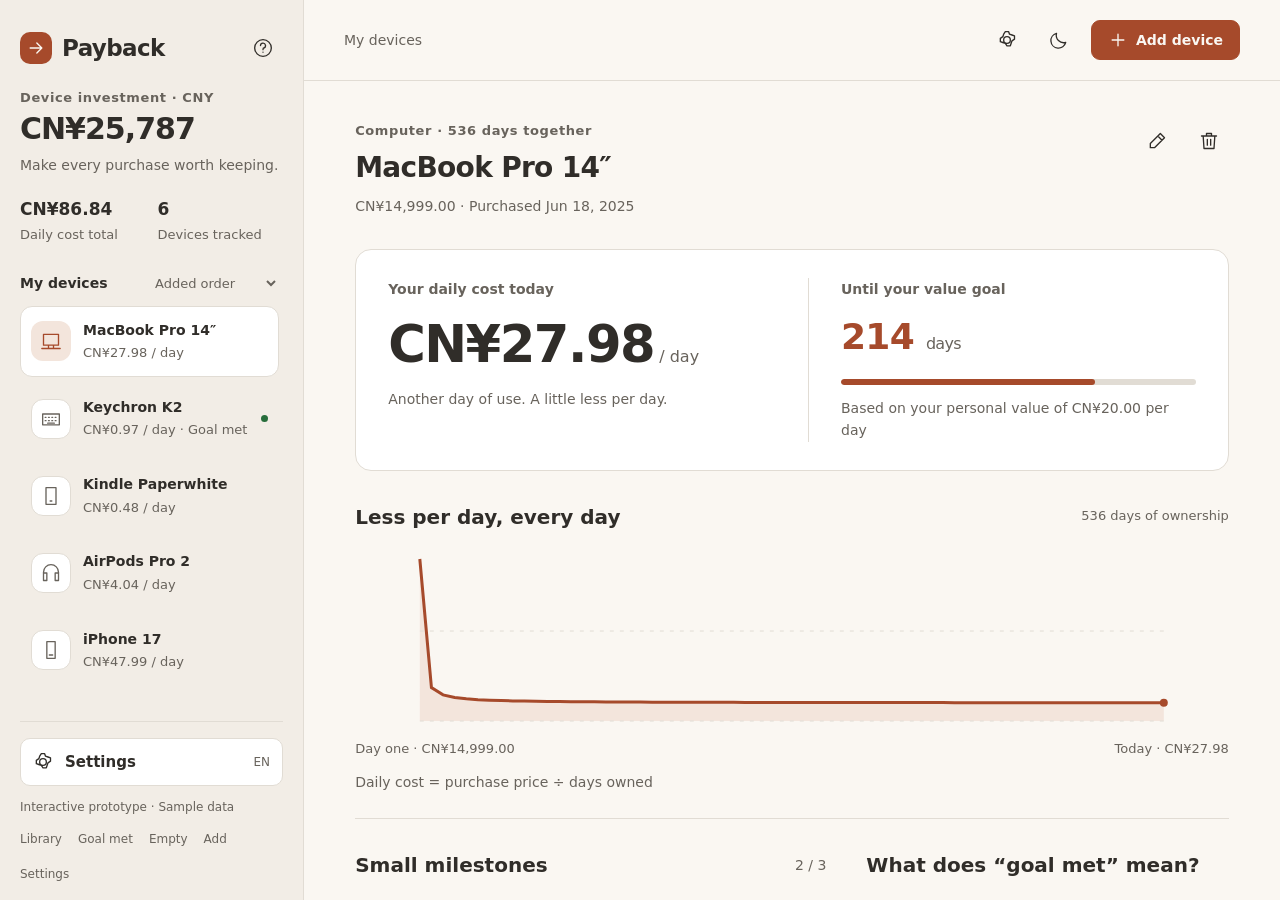
<file: design/index.html>
<!DOCTYPE html>
<html lang="zh-CN"><head><meta charset="UTF-8"><meta name="viewport" content="width=device-width, initial-scale=1"><title>Payback — 让投入用得值得</title><link rel="stylesheet" href="prototype/shared.css"><script src="prototype/model.js" defer></script><script src="prototype/app.js" defer></script></head><body data-start="home"><div id="app" class="app"></div><noscript>请启用 JavaScript 体验设备成本与回本原型。</noscript></body></html>
</file>
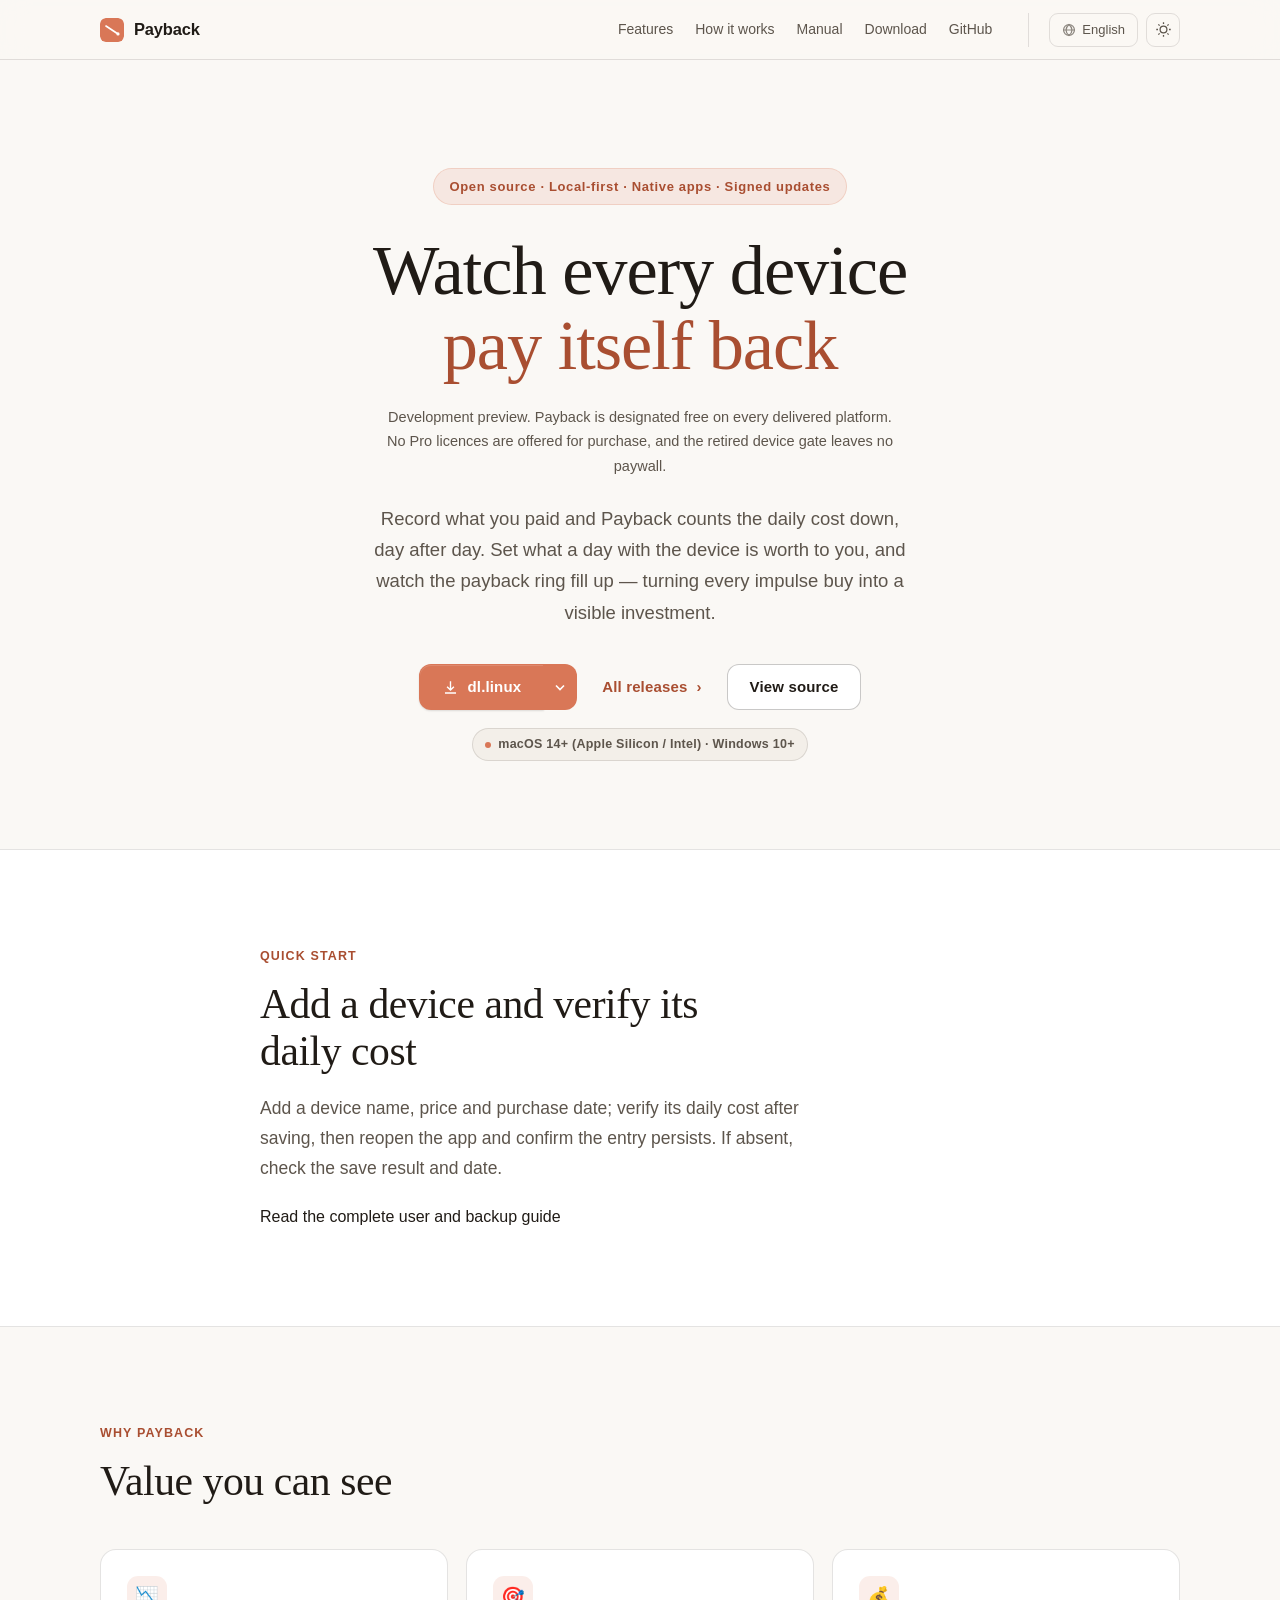
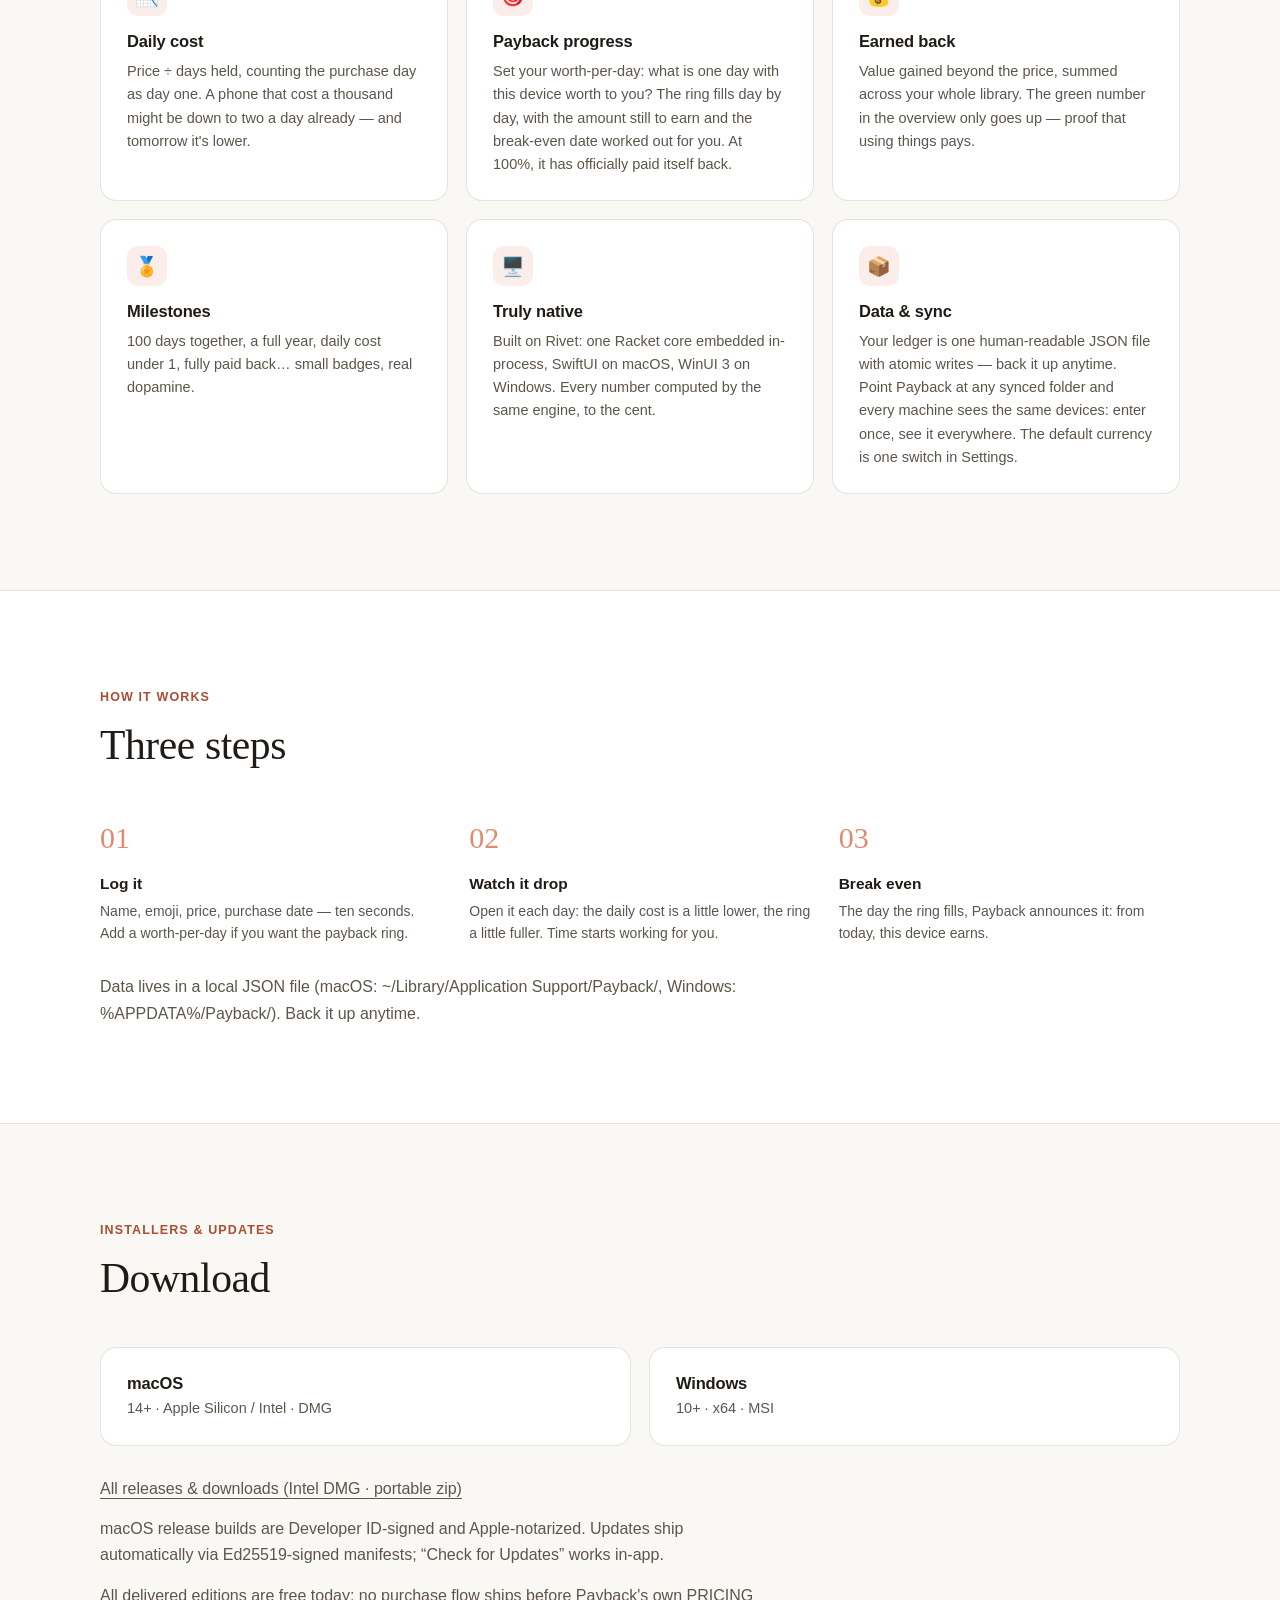
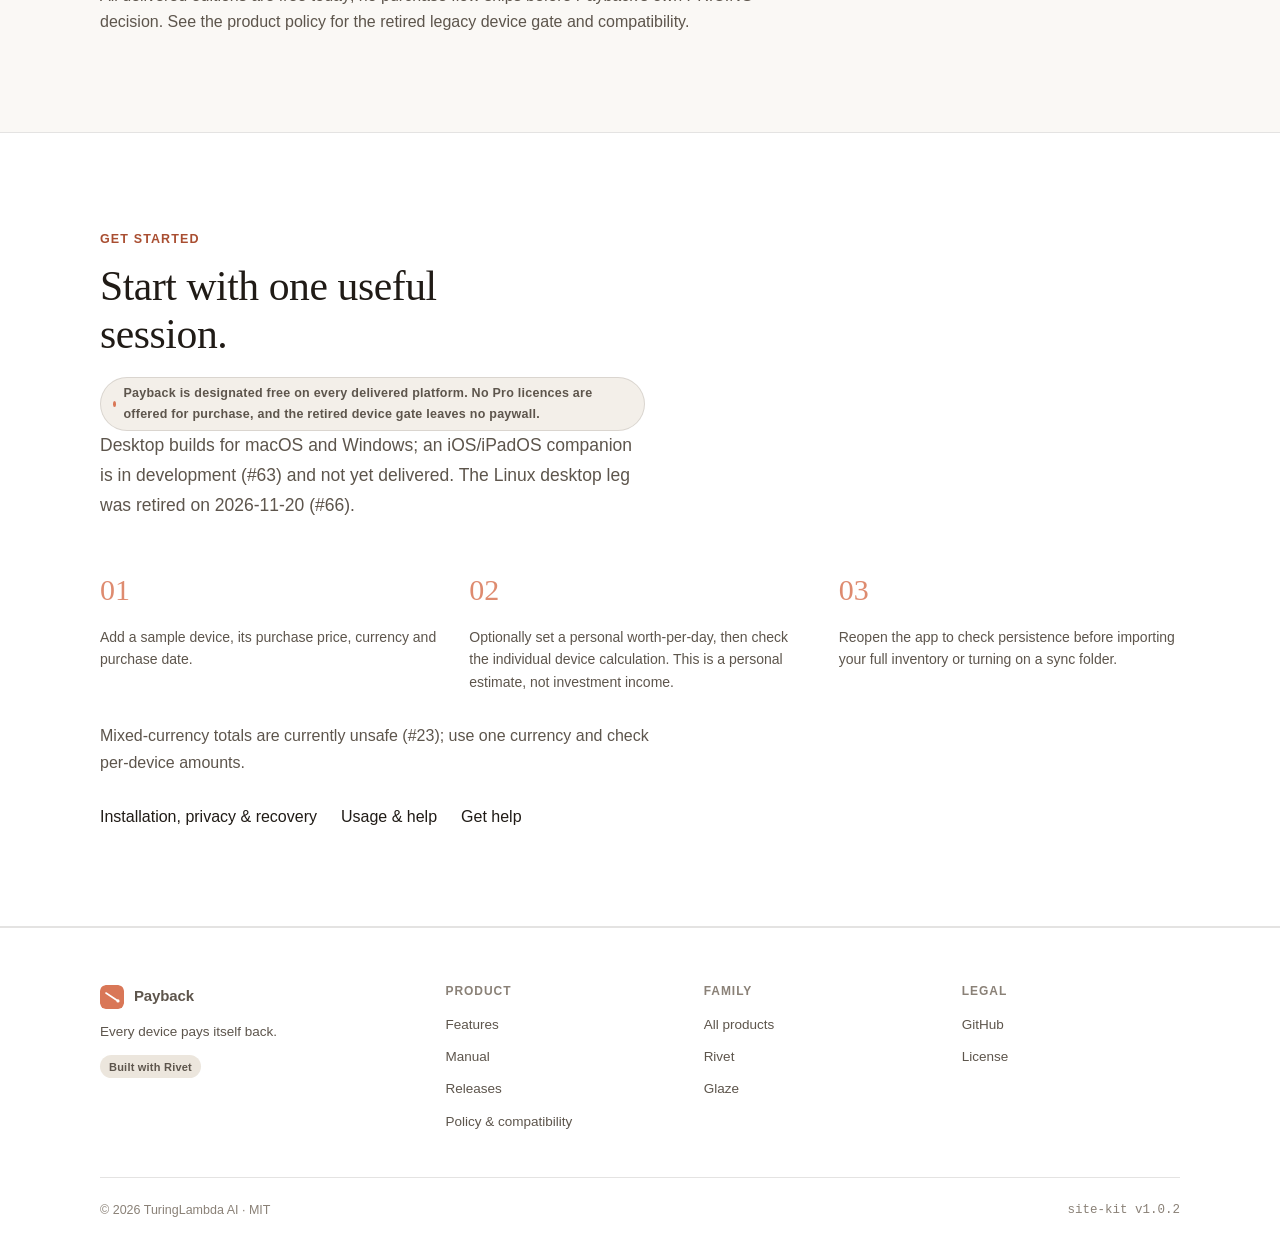
<file: site/index.html>
<!DOCTYPE html>
<html lang="zh-CN" data-kit-id="payback">

<head>
    <meta charset="utf-8">
    <meta name="viewport" content="width=device-width, initial-scale=1.0">
    <title>Payback — 每一台设备，都在一天天回本</title>
    <meta name="description" content="Payback: 记下购买价格，看着每日使用成本一天天降低；设定心理价位，看回本进度走满。macOS 与 Windows 原生应用。">
    <link rel="canonical" href="https://payback.jrtx.site/">
    <meta name="theme-color" content="#D97757">
    <meta property="og:type" content="website">
    <meta property="og:site_name" content="Payback">
    <meta property="og:title" content="Payback — Every device pays itself back">
    <meta property="og:description" content="Record what you paid and Payback counts the daily cost down day after day. Set a worth-per-day and watch the payback ring fill. Native apps for macOS and Windows, local-first JSON storage.">
    <meta property="og:url" content="https://payback.jrtx.site/">
    <meta name="twitter:card" content="summary">
    <meta name="twitter:title" content="Payback — Every device pays itself back">
    <meta name="twitter:description" content="Record what you paid and watch the daily cost drop, day after day. Native, local-first, free.">

    <!-- Theme + language pre-paint: no flash before the stylesheet paints.
         Storage keys are the site's historical keys (payback-theme /
         payback-lang-override-v2) so returning visitors keep preferences. -->
    <script>
        (function () {
            var t;
            try { t = localStorage.getItem('payback-theme'); } catch (e) {}
            if (t !== 'dark' && t !== 'light') {
                t = window.matchMedia && matchMedia('(prefers-color-scheme: dark)').matches ? 'dark' : 'light';
            }
            document.documentElement.dataset.theme = t;
            var l;
            try { l = localStorage.getItem('payback-lang-override-v2'); } catch (e) {}
            if (l !== 'zh' && l !== 'en') {
                l = (navigator.language || 'zh').toLowerCase().indexOf('zh') === 0 ? 'zh' : 'en';
            }
            document.documentElement.lang = l === 'zh' ? 'zh-CN' : 'en';
        })();
    </script>

    <link rel="icon" type="image/svg+xml" href="data:image/svg+xml,%3Csvg xmlns='http://www.w3.org/2000/svg' viewBox='0 0 512 512'%3E%3Crect width='512' height='512' rx='115' fill='%23D97757'/%3E%3Cpath d='M128 172 L384 340' stroke='%23FFFFFF' stroke-width='36' stroke-linecap='round'/%3E%3Ccircle cx='384' cy='340' r='34' fill='%23FFFFFF'/%3E%3C/svg%3E">
    <link rel="stylesheet" href="family.css">
    <link rel="stylesheet" href="site.css">
    <link rel="preload" href="fonts/newsreader-latin-var.woff2" as="font" type="font/woff2" crossorigin>
    <link rel="preload" href="fonts/inter-latin-var.woff2" as="font" type="font/woff2" crossorigin>
    <script src="family.js" defer></script>
</head>

<body>
    <header class="kit-nav">
        <div class="kit-container kit-nav-inner">
            <a class="kit-brand" href="/">
                <svg class="kit-brand-mark" viewBox="0 0 512 512" aria-hidden="true"><rect width="512" height="512" rx="115" fill="#D97757"/><path d="M128 172 L384 340" stroke="#FFFFFF" stroke-width="36" stroke-linecap="round"/><circle cx="384" cy="340" r="34" fill="#FFFFFF"/></svg>
                <span>Payback</span>
            </a>
            <nav class="kit-nav-links">
                <a href="#features" data-i18n="nav.features">功能</a>
                <a href="#how" data-i18n="nav.how">怎么用</a>
                <a href="guide.html" data-i18n="nav.guide">手册</a>
                <a href="#download" data-i18n="nav.download">下载</a>
                <a href="https://github.com/turlamai/payback" data-i18n="nav.github">GitHub</a>
            </nav>
            <div class="kit-nav-actions">
                <div class="kit-lang">
                    <button class="kit-lang-btn" type="button" aria-haspopup="true" aria-expanded="false">
                        <svg viewBox="0 0 16 16" fill="none" stroke="currentColor" stroke-width="1.4" aria-hidden="true"><circle cx="8" cy="8" r="6.2"/><path d="M1.8 8h12.4M8 1.8c-4.6 4-4.6 8.4 0 12.4 4.6-4 4.6-8.4 0-12.4z"/></svg>
                        <span class="kit-lang-current">简体中文</span>
                    </button>
                    <ul class="kit-lang-menu">
                        <li><button type="button" data-kit-lang="zh">简体中文</button></li>
                        <li><button type="button" data-kit-lang="en">English</button></li>
                    </ul>
                </div>
                <button class="kit-icon-btn kit-theme-toggle" type="button" aria-pressed="false" aria-label="Theme">
                    <svg class="kit-icon-sun" viewBox="0 0 20 20" fill="none" stroke="currentColor" stroke-width="1.5" aria-hidden="true"><circle cx="10" cy="10" r="4"/><path d="M10 1.5v2M10 16.5v2M1.5 10h2M16.5 10h2M4 4l1.4 1.4M14.6 14.6L16 16M16 4l-1.4 1.4M5.4 14.6L4 16"/></svg>
                    <svg class="kit-icon-moon" viewBox="0 0 20 20" fill="none" stroke="currentColor" stroke-width="1.5" aria-hidden="true"><path d="M16.5 12.2A7 7 0 0 1 7.8 3.5a7 7 0 1 0 8.7 8.7z"/></svg>
                </button>
            </div>
        </div>
    </header>

    <main>
        <!-- Hero -->
        <section class="kit-hero">
            <div class="kit-container">
                <span class="kit-eyebrow" data-i18n="hero.eyebrow">开源 · 本地优先 · 原生应用 · 签名自动更新</span>
                <h1><span data-i18n="hero.h1a">每一台设备，</span> <span class="kit-accent-word" data-i18n="hero.h1b">都在一天天回本</span></h1>
                <p class="kit-text-2 pb-availability" data-i18n="hero.availability">开发预览。Payback 的定位是已交付平台全部免费。旧设备数限制已退役；不销售 Pro 授权。</p>
                <p class="kit-lead" data-i18n="hero.lead">记下购买价格，Payback 帮你算每日使用成本——一天比一天便宜。再设定「这台设备一天值多少钱」的心理价位，回本进度环就会一天天走满。把每一次剁手，都变成一笔看得见的投资。</p>
                <div class="kit-btn-row">
                    <div class="kit-dl">
                        <a class="kit-btn kit-btn--primary" data-kit-dl-primary href="https://github.com/turlamai/payback/releases/latest">
                            <svg viewBox="0 0 20 20" fill="none" stroke="currentColor" stroke-width="1.6" aria-hidden="true"><path d="M10 2.5v10M6 9l4 4 4-4M3.5 16.5h13"/></svg>
                            <span class="kit-dl-label" data-i18n="dl.generic">获取 Payback</span>
                        </a>
                        <button class="kit-dl-caret" type="button" aria-haspopup="true" aria-expanded="false" aria-label="All platforms">
                            <svg viewBox="0 0 14 14" fill="none" stroke="currentColor" stroke-width="1.6" aria-hidden="true"><path d="M3 5.5L7 9.5l4-4"/></svg>
                        </button>
                        <ul class="kit-dl-menu">
                            <li><a href="https://github.com/turlamai/payback/releases/latest" data-kit-dl="mac"><span class="kit-dl-os" data-i18n="dl.mac">macOS 版</span><span class="kit-dl-kind">.dmg</span></a></li>
                            <li><a href="https://github.com/turlamai/payback/releases/latest" data-kit-dl="win"><span class="kit-dl-os" data-i18n="dl.win">Windows 版</span><span class="kit-dl-kind">.msi</span></a></li>
                            <li class="kit-dl-note kit-hidden" data-kit-dl-note data-i18n="dl.note">当前平台请前往 Releases 页面选取对应安装包。</li>
                        </ul>
                    </div>
                    <a class="kit-btn kit-btn--ghost" href="https://github.com/turlamai/payback/releases"><span data-i18n="hero.all-releases">全部版本</span><span class="kit-btn-arrow">›</span></a>
                    <a class="kit-btn kit-btn--secondary" href="https://github.com/turlamai/payback" data-i18n="hero.cta-source">查看源码</a>
                </div>
                <p class="kit-hero-meta"><span class="kit-badge" data-i18n="hero.platforms">macOS 14+（Apple Silicon / Intel）· Windows 10+</span></p>
            </div>
        </section>

        <!-- Add-a-device walkthrough -->
        <!-- TODO(screenshot): img/payback-main-light.png and img/payback-milestone-sheet.png
             show the pre-split-view single-list layout; both are unreferenced and stale
             versus design/prototype (sidebar + detail split, DESIGN.md 2026-11-11).
             Replace with real captures of the shipped 0.1.0 UI — do not fake shots
             from the prototype HTML. -->
        <section class="kit-section kit-section--alt" id="shot">
            <div class="kit-container pb-shot">
                <span class="kit-kicker" data-i18n="shot.kicker">上手</span>
                <h2 class="kit-h2" data-i18n="shot.title">添加设备，核对每日成本</h2>
                <p class="kit-lead" data-i18n="shot.caption">在设备列表中添加名称、价格和购买日期；保存后核对每日成本，并重新打开应用确认记录仍在。若没有显示，请检查保存结果和日期。</p>
                <p style="margin-top: 20px;"><a href="guide.html" data-i18n="shot.guide">查看完整的使用与备份指南</a></p>
            </div>
        </section>

        <!-- Features -->
        <section class="kit-section" id="features">
            <div class="kit-container">
                <span class="kit-kicker" data-i18n="features.kicker">为什么是 Payback</span>
                <h2 class="kit-h2" data-i18n="features.title">越用越赚，看得见的数字</h2>
                <div class="kit-grid kit-grid--3" style="margin-top: 44px;">
                    <div class="kit-card">
                        <span class="kit-card-icon pb-emoji" aria-hidden="true">📉</span>
                        <h3 data-i18n="f1.title">每日成本</h3>
                        <p data-i18n="f1.body">价格 ÷ 持有天数，购买当天就算第一天。买来一年的千元机，今天可能只要每天两块钱——而且明天更低。</p>
                    </div>
                    <div class="kit-card">
                        <span class="kit-card-icon pb-emoji" aria-hidden="true">🎯</span>
                        <h3 data-i18n="f2.title">回本进度</h3>
                        <p data-i18n="f2.body">设定你的心理价位：这台设备一天值多少钱？进度环按天走满，还差多少、预计哪天回本，都算给你看——走到 100% 那一天，它就正式回本了。</p>
                    </div>
                    <div class="kit-card">
                        <span class="kit-card-icon pb-emoji" aria-hidden="true">💰</span>
                        <h3 data-i18n="f3.title">已赚回</h3>
                        <p data-i18n="f3.body">全部设备超出价格的价值加在一起。总览里这块绿色数字只增不减——越用越赚的直观证据。</p>
                    </div>
                    <div class="kit-card">
                        <span class="kit-card-icon pb-emoji" aria-hidden="true">🏅</span>
                        <h3 data-i18n="f4.title">里程碑</h3>
                        <p data-i18n="f4.body">百日纪念、陪伴一整年、日均低于 1 元、完全回本……小小的成就徽章，真实的 dopamine。</p>
                    </div>
                    <div class="kit-card">
                        <span class="kit-card-icon pb-emoji" aria-hidden="true">🖥️</span>
                        <h3 data-i18n="f5.title">真原生</h3>
                        <p data-i18n="f5.body">基于 Rivet：一份 Racket 核心嵌入进程内，macOS 是 SwiftUI，Windows 是 WinUI 3。所有数字一个引擎计算，分毫不差。</p>
                    </div>
                    <div class="kit-card">
                        <span class="kit-card-icon pb-emoji" aria-hidden="true">📦</span>
                        <h3 data-i18n="f6.title">数据与同步</h3>
                        <p data-i18n="f6.body">账本是人类可读的单个 JSON 文件，原子写入、随手备份；放进任意网盘文件夹即可多机同步——任一台录入，处处可见。默认货币在设置里随时切换。</p>
                    </div>
                </div>
            </div>
        </section>

        <!-- How it works -->
        <section class="kit-section kit-section--alt" id="how">
            <div class="kit-container">
                <span class="kit-kicker" data-i18n="nav.how">怎么用</span>
                <h2 class="kit-h2" data-i18n="how.title">三步开始</h2>
                <div class="kit-steps" style="margin-top: 44px;">
                    <div class="kit-step">
                        <h3 data-i18n="s1.title">记一笔</h3>
                        <p data-i18n="s1.body">设备名、emoji、价格、购买日期，十秒钟记完。想用回本进度就再填一个心理价位。</p>
                    </div>
                    <div class="kit-step">
                        <h3 data-i18n="s2.title">看着它降</h3>
                        <p data-i18n="s2.body">每天打开看一眼：每日成本又低了一点，进度环又走了一格。时间开始为你工作。</p>
                    </div>
                    <div class="kit-step">
                        <h3 data-i18n="s3.title">等它回本</h3>
                        <p data-i18n="s3.body">进度走满的那一刻，Payback 替你宣布：这台设备，从今天起每天都在赚。</p>
                    </div>
                </div>
                <p class="kit-text-2" style="margin-top: 30px; max-width: 74ch;" data-i18n="how.note">数据存在本机 JSON 文件里（macOS: ~/Library/Application Support/Payback/，Windows: %APPDATA%/Payback/），随时可以备份带走。</p>
            </div>
        </section>

        <!-- Download -->
        <section class="kit-section" id="download">
            <div class="kit-container">
                <span class="kit-kicker" data-i18n="download.kicker">安装包与更新</span>
                <h2 class="kit-h2" data-i18n="download.title">下载</h2>
                <div class="kit-grid kit-grid--2" style="margin-top: 44px;">
                    <a class="kit-card pb-dl-card" data-kit-dl="mac" href="https://github.com/turlamai/payback/releases/latest">
                        <h3>macOS</h3>
                        <p data-i18n="dl.mac-body">14+ · Apple Silicon / Intel · DMG</p>
                    </a>
                    <a class="kit-card pb-dl-card" data-kit-dl="win" href="https://github.com/turlamai/payback/releases/latest">
                        <h3>Windows</h3>
                        <p data-i18n="dl.win-body">10+ · x64 · MSI</p>
                    </a>
                </div>
                <p class="kit-text-2" style="margin-top: 30px;"><a class="pb-dl-all" href="https://github.com/turlamai/payback/releases" data-i18n="download.all-releases">全部版本与历史下载（Intel DMG · 便携 zip）</a></p>
                <p class="kit-text-2" style="margin-top: 14px; max-width: 74ch;" data-i18n="download.note">macOS 发行构建已经 Developer ID 签名与 Apple 公证。更新通过 Ed25519 签名清单自动推送，应用内「检查更新」随时可用。</p>
                <p class="kit-text-2" style="margin-top: 14px; max-width: 74ch;" data-i18n="download.pricing">已交付版本当前全部免费；自身 PRICING 决策落地前不上线购买流程。旧版本的设备门禁已退役，当前实现边界见产品政策。</p>
            </div>
        </section>

        <!-- Get started -->
        <section class="kit-section kit-section--alt" id="start-here">
            <div class="kit-container">
                <span class="kit-kicker" data-i18n="start.kicker">开始使用</span>
                <h2 class="kit-h2" data-i18n="start.title">从一次有效使用开始。</h2>
                <p class="kit-lead" style="margin-top: 18px;"><span class="kit-badge" data-i18n="start.status">Payback 的定位是已交付平台全部免费。旧设备数限制已退役；不销售 Pro 授权。</span> <span data-i18n="start.platforms">提供 macOS 与 Windows 桌面版；iOS/iPadOS 伴随端开发中（#63），尚未交付。Linux 桌面腿已于 2026-11-20 退役（#66）。</span></p>
                <div class="kit-steps" style="margin-top: 44px;">
                    <div class="kit-step">
                        <p data-i18n="start.s1.body">添加示例设备，填写购买价格、币种和日期。</p>
                    </div>
                    <div class="kit-step">
                        <p data-i18n="start.s2.body">可设置每天愿意付出的价值，核对单个设备计算；这属于个人估算，不是投资收益。</p>
                    </div>
                    <div class="kit-step">
                        <p data-i18n="start.s3.body">重新打开应用确认保存结果，再录入完整设备库或开启同步文件夹。</p>
                    </div>
                </div>
                <p class="kit-text-2" style="margin-top: 30px; max-width: 62ch;"><span data-i18n="start.limits-a">跨币种汇总目前不可靠（</span><a href="https://github.com/turlamai/payback/issues/23">#23</a><span data-i18n="start.limits-b">），请保持同一币种并核对单设备金额。</span></p>
                <div class="pb-start-links">
                    <a href="https://github.com/turlamai/payback/blob/main/docs/USER-GUIDE.zh-CN.md" data-en-href="https://github.com/turlamai/payback/blob/main/docs/USER-GUIDE.md" data-i18n="start.guide">安装、隐私与恢复</a>
                    <a href="https://github.com/turlamai/payback/blob/main/docs/USER-GUIDE.md" data-i18n="start.usage">使用与帮助</a>
                    <a href="https://github.com/turlamai/payback/issues" data-i18n="start.help">反馈与帮助</a>
                </div>
            </div>
        </section>
    </main>

    <footer class="kit-footer">
        <div class="kit-container">
            <div class="kit-footer-grid">
                <div>
                    <a class="kit-brand" href="/">
                        <svg class="kit-brand-mark" viewBox="0 0 512 512" aria-hidden="true"><rect width="512" height="512" rx="115" fill="#D97757"/><path d="M128 172 L384 340" stroke="#FFFFFF" stroke-width="36" stroke-linecap="round"/><circle cx="384" cy="340" r="34" fill="#FFFFFF"/></svg>
                        <span>Payback</span>
                    </a>
                    <p class="kit-footer-tagline" data-i18n="footer.tagline">每一台设备，都在一天天回本。</p>
                    <p style="margin-top: 12px;"><span class="kit-chip" data-i18n="footer.built">基于 Rivet 构建</span></p>
                </div>
                <div>
                    <h4 data-i18n="footer.product">产品</h4>
                    <ul>
                        <li><a href="#features" data-i18n="nav.features">功能</a></li>
                        <li><a href="guide.html" data-i18n="nav.guide">手册</a></li>
                        <li><a href="https://github.com/turlamai/payback/releases" data-i18n="footer.releases">版本发布</a></li>
                        <li><a href="https://github.com/turlamai/payback/blob/main/docs/USER-GUIDE.md" data-i18n="footer.pricing">产品政策与兼容</a></li>
                    </ul>
                </div>
                <div>
                    <h4 data-i18n="footer.family">家族</h4>
                    <ul>
                        <li><a href="https://jrtx.site/" data-i18n="footer.portal">全部产品</a></li>
                        <li><a href="https://rivet.jrtx.site">Rivet</a></li>
                        <li><a href="https://glaze.jrtx.site">Glaze</a></li>
                    </ul>
                </div>
                <div>
                    <h4 data-i18n="footer.legal">条款</h4>
                    <ul>
                        <li><a href="https://github.com/turlamai/payback" data-i18n="nav.github">GitHub</a></li>
                        <li><a href="https://github.com/turlamai/payback/blob/main/LICENSE" data-i18n="footer.license">许可协议</a></li>
                    </ul>
                </div>
            </div>
            <div class="kit-footer-bottom">
                <span data-i18n="footer.copyright">© 2026 TuringLambda AI · MIT</span>
                <span class="kit-mono">site-kit v1.0.2</span>
            </div>
        </div>
    </footer>

    <script type="application/json" id="kit-i18n">
    {
        "zh": {
            "nav.features": "功能", "nav.how": "怎么用", "nav.guide": "手册", "nav.download": "下载", "nav.github": "GitHub",
            "hero.eyebrow": "开源 · 本地优先 · 原生应用 · 签名自动更新",
            "hero.h1a": "每一台设备，",
            "hero.h1b": "都在一天天回本",
            "hero.availability": "开发预览。Payback 的定位是已交付平台全部免费。旧设备数限制已退役；不销售 Pro 授权。",
            "hero.lead": "记下购买价格，Payback 帮你算每日使用成本——一天比一天便宜。再设定「这台设备一天值多少钱」的心理价位，回本进度环就会一天天走满。把每一次剁手，都变成一笔看得见的投资。",
            "hero.all-releases": "全部版本",
            "hero.cta-source": "查看源码",
            "hero.platforms": "macOS 14+（Apple Silicon / Intel）· Windows 10+",
            "shot.kicker": "上手",
            "shot.title": "添加设备，核对每日成本",
            "shot.caption": "在设备列表中添加名称、价格和购买日期；保存后核对每日成本，并重新打开应用确认记录仍在。若没有显示，请检查保存结果和日期。",
            "shot.guide": "查看完整的使用与备份指南",
            "features.kicker": "为什么是 Payback",
            "features.title": "越用越赚，看得见的数字",
            "f1.title": "每日成本", "f1.body": "价格 ÷ 持有天数，购买当天就算第一天。买来一年的千元机，今天可能只要每天两块钱——而且明天更低。",
            "f2.title": "回本进度", "f2.body": "设定你的心理价位：这台设备一天值多少钱？进度环按天走满，还差多少、预计哪天回本，都算给你看——走到 100% 那一天，它就正式回本了。",
            "f3.title": "已赚回", "f3.body": "全部设备超出价格的价值加在一起。总览里这块绿色数字只增不减——越用越赚的直观证据。",
            "f4.title": "里程碑", "f4.body": "百日纪念、陪伴一整年、日均低于 1 元、完全回本……小小的成就徽章，真实的 dopamine。",
            "f5.title": "真原生", "f5.body": "基于 Rivet：一份 Racket 核心嵌入进程内，macOS 是 SwiftUI，Windows 是 WinUI 3。所有数字一个引擎计算，分毫不差。",
            "f6.title": "数据与同步", "f6.body": "账本是人类可读的单个 JSON 文件，原子写入、随手备份；放进任意网盘文件夹即可多机同步——任一台录入，处处可见。默认货币在设置里随时切换。",
            "how.title": "三步开始",
            "s1.title": "记一笔", "s1.body": "设备名、emoji、价格、购买日期，十秒钟记完。想用回本进度就再填一个心理价位。",
            "s2.title": "看着它降", "s2.body": "每天打开看一眼：每日成本又低了一点，进度环又走了一格。时间开始为你工作。",
            "s3.title": "等它回本", "s3.body": "进度走满的那一刻，Payback 替你宣布：这台设备，从今天起每天都在赚。",
            "how.note": "数据存在本机 JSON 文件里（macOS: ~/Library/Application Support/Payback/，Windows: %APPDATA%/Payback/），随时可以备份带走。",
            "download.kicker": "安装包与更新",
            "download.title": "下载",
            "dl.generic": "获取 Payback",
            "dl.mac": "macOS 版", "dl.win": "Windows 版",
            "dl.note": "当前平台请前往 Releases 页面选取对应安装包。",
            "dl.mac-body": "14+ · Apple Silicon / Intel · DMG",
            "dl.win-body": "10+ · x64 · MSI",
            "download.all-releases": "全部版本与历史下载（Intel DMG · 便携 zip）",
            "download.note": "macOS 发行构建已经 Developer ID 签名与 Apple 公证。更新通过 Ed25519 签名清单自动推送，应用内「检查更新」随时可用。",
            "download.pricing": "已交付版本当前全部免费；自身 PRICING 决策落地前不上线购买流程。旧版本的设备门禁已退役，当前实现边界见产品政策。",
            "start.kicker": "开始使用",
            "start.title": "从一次有效使用开始。",
            "start.status": "Payback 的定位是已交付平台全部免费。旧设备数限制已退役；不销售 Pro 授权。",
            "start.platforms": "提供 macOS 与 Windows 桌面版；iOS/iPadOS 伴随端开发中（#63），尚未交付。Linux 桌面腿已于 2026-11-20 退役（#66）。",
            "start.s1.body": "添加示例设备，填写购买价格、币种和日期。",
            "start.s2.body": "可设置每天愿意付出的价值，核对单个设备计算；这属于个人估算，不是投资收益。",
            "start.s3.body": "重新打开应用确认保存结果，再录入完整设备库或开启同步文件夹。",
            "start.limits-a": "跨币种汇总目前不可靠（",
            "start.limits-b": "），请保持同一币种并核对单设备金额。",
            "start.guide": "安装、隐私与恢复",
            "start.usage": "使用与帮助",
            "start.help": "反馈与帮助",
            "footer.tagline": "每一台设备，都在一天天回本。",
            "footer.built": "基于 Rivet 构建",
            "footer.product": "产品", "footer.family": "家族", "footer.legal": "条款",
            "footer.releases": "版本发布", "footer.portal": "全部产品", "footer.license": "许可协议",
            "footer.pricing": "产品政策与兼容",
            "footer.copyright": "© 2026 TuringLambda AI · MIT"
        },
        "en": {
            "nav.features": "Features", "nav.how": "How it works", "nav.guide": "Manual", "nav.download": "Download", "nav.github": "GitHub",
            "hero.eyebrow": "Open source · Local-first · Native apps · Signed updates",
            "hero.h1a": "Watch every device ",
            "hero.h1b": "pay itself back",
            "hero.availability": "Development preview. Payback is designated free on every delivered platform. No Pro licences are offered for purchase, and the retired device gate leaves no paywall.",
            "hero.lead": "Record what you paid and Payback counts the daily cost down, day after day. Set what a day with the device is worth to you, and watch the payback ring fill up — turning every impulse buy into a visible investment.",
            "hero.all-releases": "All releases",
            "hero.cta-source": "View source",
            "hero.platforms": "macOS 14+ (Apple Silicon / Intel) · Windows 10+",
            "shot.kicker": "Quick start",
            "shot.title": "Add a device and verify its daily cost",
            "shot.caption": "Add a device name, price and purchase date; verify its daily cost after saving, then reopen the app and confirm the entry persists. If absent, check the save result and date.",
            "shot.guide": "Read the complete user and backup guide",
            "features.kicker": "Why Payback",
            "features.title": "Value you can see",
            "f1.title": "Daily cost", "f1.body": "Price ÷ days held, counting the purchase day as day one. A phone that cost a thousand might be down to two a day already — and tomorrow it's lower.",
            "f2.title": "Payback progress", "f2.body": "Set your worth-per-day: what is one day with this device worth to you? The ring fills day by day, with the amount still to earn and the break-even date worked out for you. At 100%, it has officially paid itself back.",
            "f3.title": "Earned back", "f3.body": "Value gained beyond the price, summed across your whole library. The green number in the overview only goes up — proof that using things pays.",
            "f4.title": "Milestones", "f4.body": "100 days together, a full year, daily cost under 1, fully paid back… small badges, real dopamine.",
            "f5.title": "Truly native", "f5.body": "Built on Rivet: one Racket core embedded in-process, SwiftUI on macOS, WinUI 3 on Windows. Every number computed by the same engine, to the cent.",
            "f6.title": "Data & sync", "f6.body": "Your ledger is one human-readable JSON file with atomic writes — back it up anytime. Point Payback at any synced folder and every machine sees the same devices: enter once, see it everywhere. The default currency is one switch in Settings.",
            "how.title": "Three steps",
            "s1.title": "Log it", "s1.body": "Name, emoji, price, purchase date — ten seconds. Add a worth-per-day if you want the payback ring.",
            "s2.title": "Watch it drop", "s2.body": "Open it each day: the daily cost is a little lower, the ring a little fuller. Time starts working for you.",
            "s3.title": "Break even", "s3.body": "The day the ring fills, Payback announces it: from today, this device earns.",
            "how.note": "Data lives in a local JSON file (macOS: ~/Library/Application Support/Payback/, Windows: %APPDATA%/Payback/). Back it up anytime.",
            "download.kicker": "Installers & updates",
            "download.title": "Download",
            "dl.generic": "Get Payback",
            "dl.mac": "For macOS", "dl.win": "For Windows",
            "dl.note": "Pick the right package from the Releases page for your platform.",
            "dl.mac-body": "14+ · Apple Silicon / Intel · DMG",
            "dl.win-body": "10+ · x64 · MSI",
            "download.all-releases": "All releases & downloads (Intel DMG · portable zip)",
            "download.note": "macOS release builds are Developer ID-signed and Apple-notarized. Updates ship automatically via Ed25519-signed manifests; “Check for Updates” works in-app.",
            "download.pricing": "All delivered editions are free today; no purchase flow ships before Payback's own PRICING decision. See the product policy for the retired legacy device gate and compatibility.",
            "start.kicker": "Get started",
            "start.title": "Start with one useful session.",
            "start.status": "Payback is designated free on every delivered platform. No Pro licences are offered for purchase, and the retired device gate leaves no paywall.",
            "start.platforms": "Desktop builds for macOS and Windows; an iOS/iPadOS companion is in development (#63) and not yet delivered. The Linux desktop leg was retired on 2026-11-20 (#66).",
            "start.s1.body": "Add a sample device, its purchase price, currency and purchase date.",
            "start.s2.body": "Optionally set a personal worth-per-day, then check the individual device calculation. This is a personal estimate, not investment income.",
            "start.s3.body": "Reopen the app to check persistence before importing your full inventory or turning on a sync folder.",
            "start.limits-a": "Mixed-currency totals are currently unsafe (",
            "start.limits-b": "); use one currency and check per-device amounts.",
            "start.guide": "Installation, privacy & recovery",
            "start.usage": "Usage & help",
            "start.help": "Get help",
            "footer.tagline": "Every device pays itself back.",
            "footer.built": "Built with Rivet",
            "footer.product": "Product", "footer.family": "Family", "footer.legal": "Legal",
            "footer.releases": "Releases", "footer.portal": "All products", "footer.license": "License",
            "footer.pricing": "Policy & compatibility",
            "footer.copyright": "© 2026 TuringLambda AI · MIT"
        }
    }
    </script>

    <script type="application/json" id="kit-download">
    {
        "repo": "turlamai/payback",
        "assets": {
            "mac": "payback-{v}-macos-{arch}.dmg",
            "win": "payback-{v}-windows-x64.msi"
        }
    }
    </script>
</body>

</html>
</file>
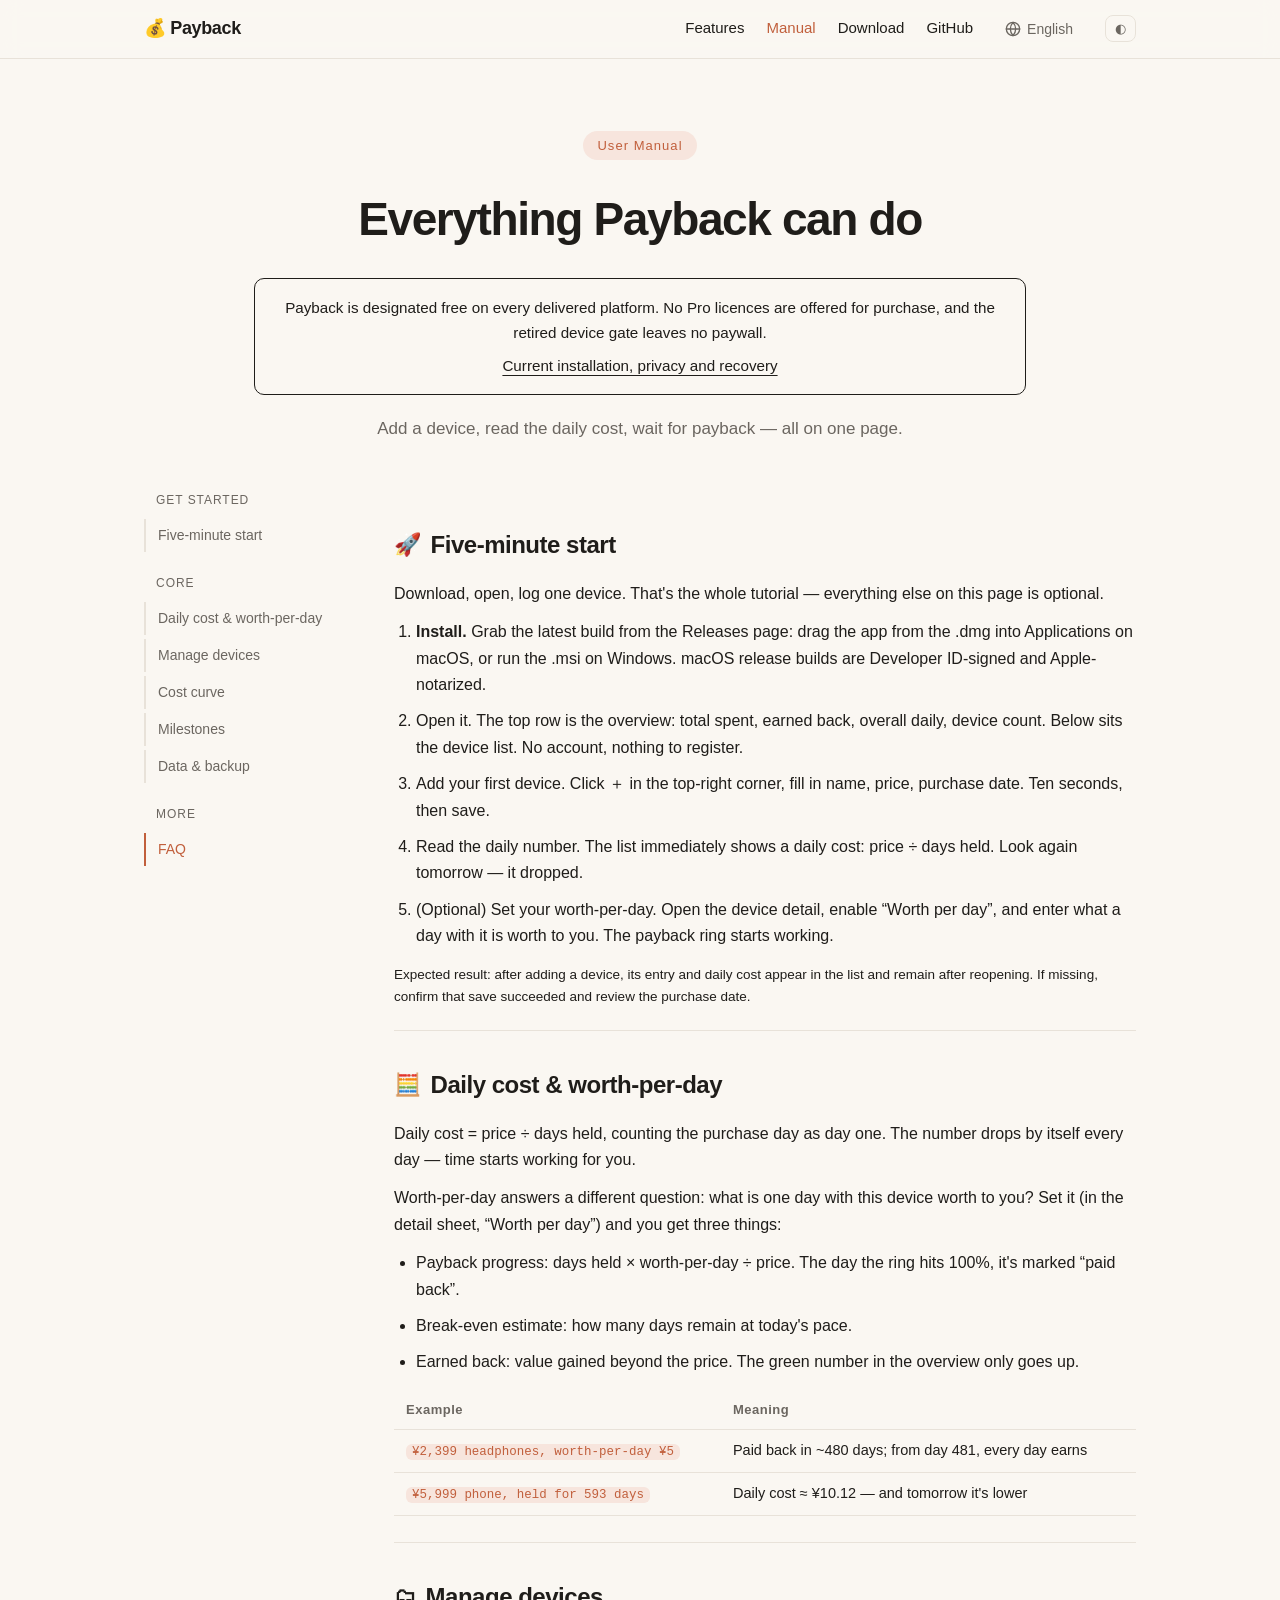
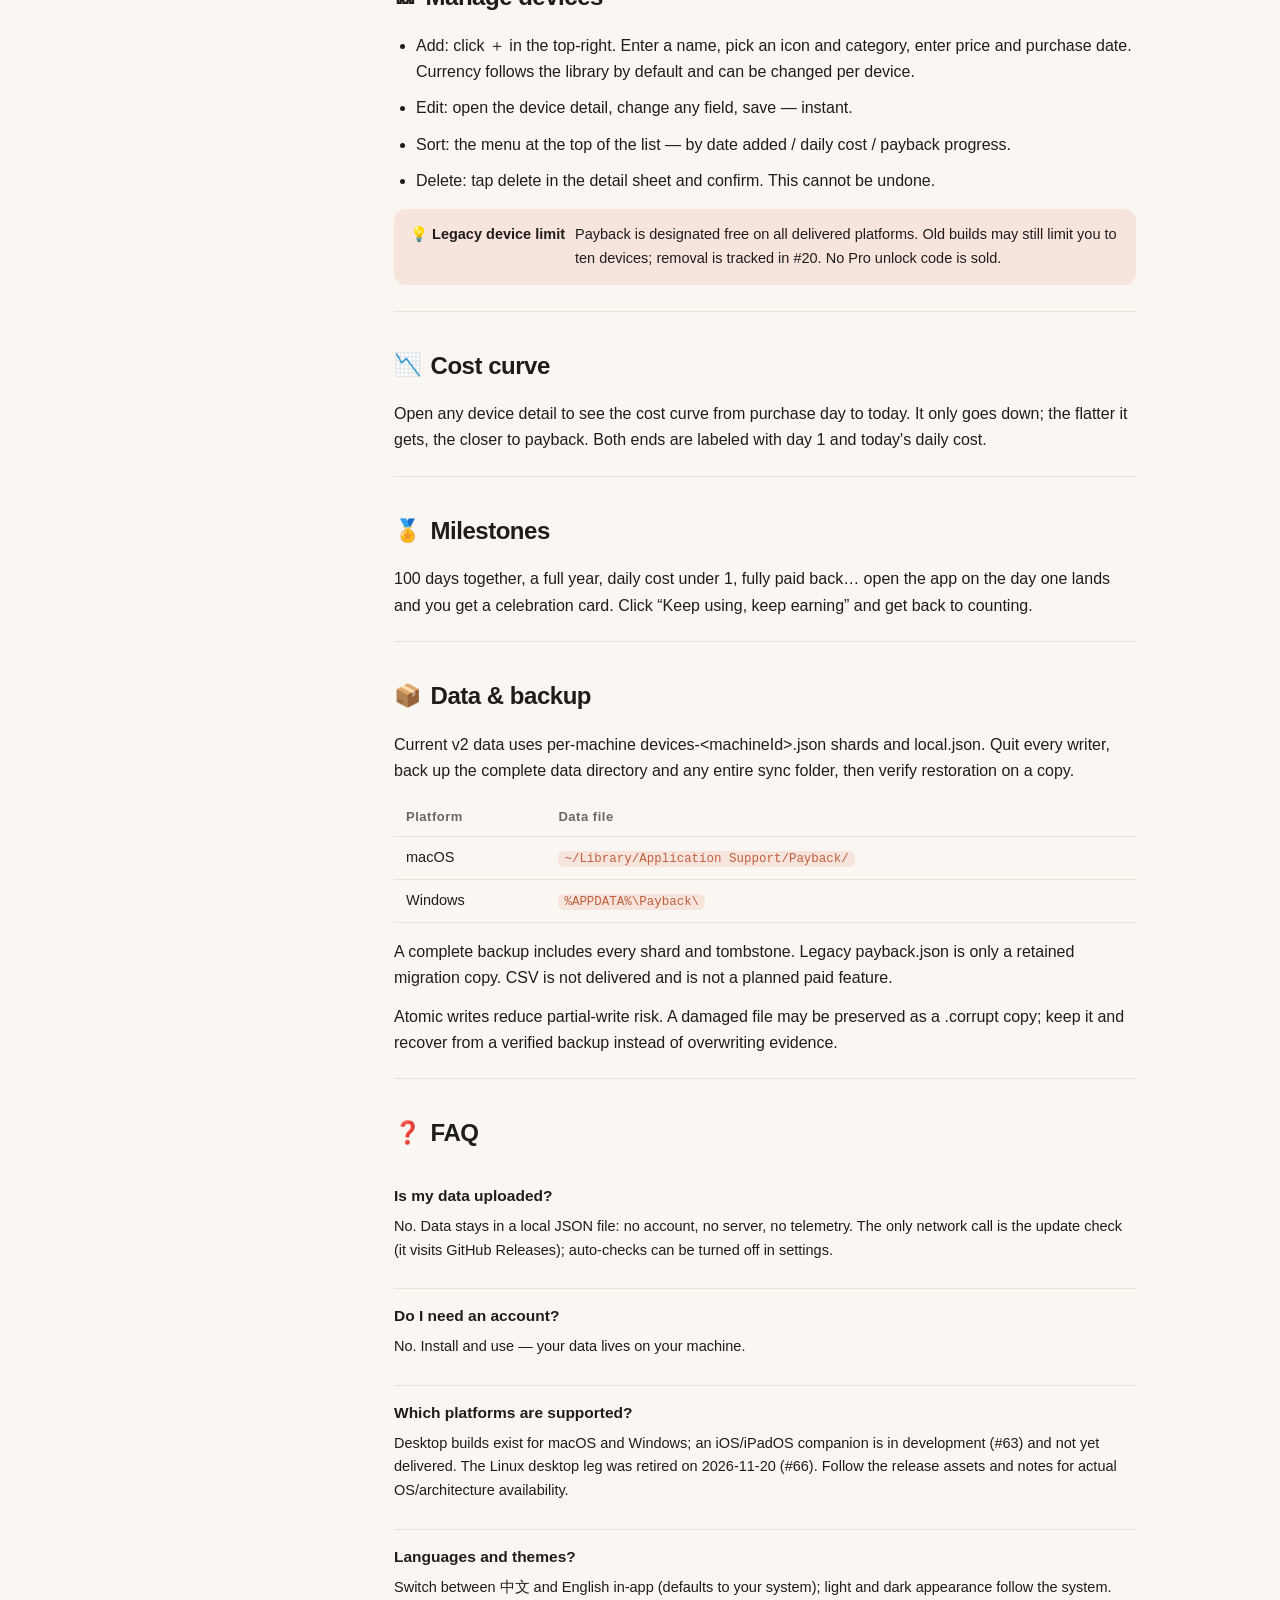
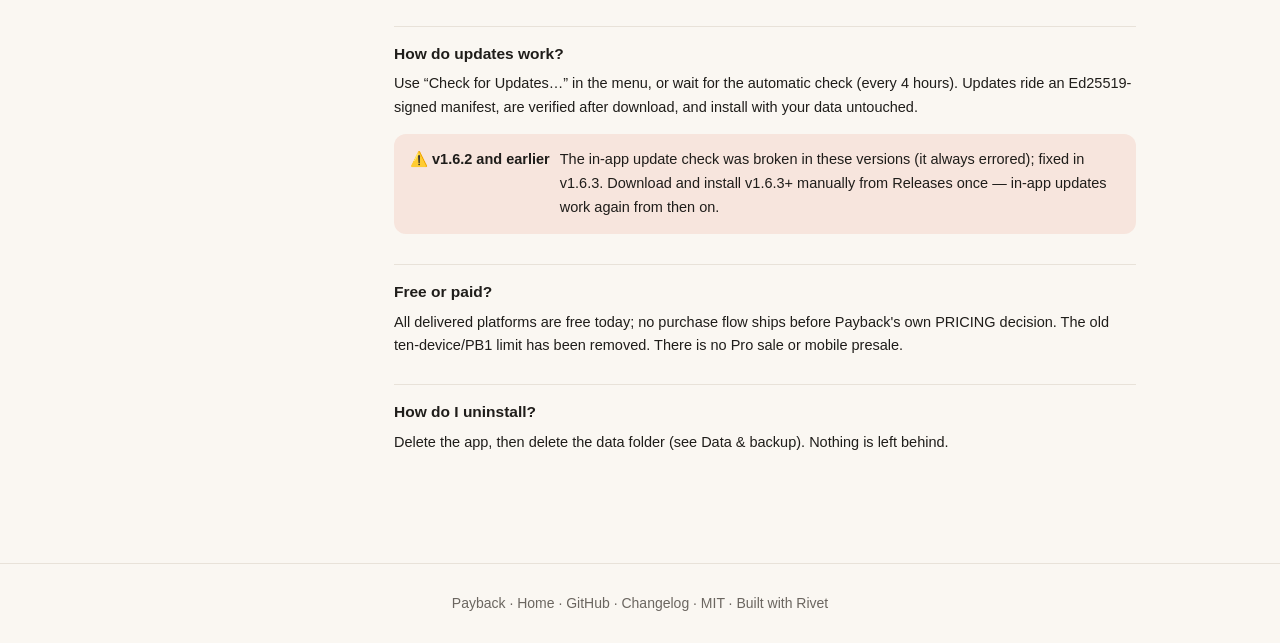
<file: site/guide.html>
<!DOCTYPE html>
<html lang="zh">
<head>
<meta charset="utf-8">
<meta name="viewport" content="width=device-width, initial-scale=1">
<title>Payback — 用户手册</title>
<meta name="description" content="Payback 用户手册：五分钟上手、每日成本与心理价位、设备管理、成本曲线、里程碑、数据备份与常见问题。">
<script>
  (function () {
    var t = localStorage.getItem('payback-theme');
    if (!t) t = matchMedia('(prefers-color-scheme: dark)').matches ? 'dark' : 'light';
    document.documentElement.dataset.theme = t;
  })();
</script>
<link rel="stylesheet" href="styles.css">
<script>
var _hmt = _hmt || [];
(function() {
  var hm = document.createElement("script");
  hm.src = "https://hm.baidu.com/hm.js?8e2445912635226bcba0c400bfb6079d";
  var s = document.getElementsByTagName("script")[0];
  s.parentNode.insertBefore(hm, s);
})();
</script>
<style>.lang-menu li.lang-choice{padding:0}.lang-menu .lang-choice button{display:block;width:100%;padding:8px 12px;border:0;background:transparent;color:inherit;font:inherit;text-align:left;cursor:pointer}.lang-menu .lang-choice button:focus-visible{outline:2px solid currentColor;outline-offset:-2px;border-radius:4px}</style>
<style>.guide-status{margin:20px 0;padding:16px 20px;border:1px solid currentColor;border-radius:10px;font-size:.95rem;line-height:1.65}.guide-status p{margin:0 0 8px}.guide-status a{text-decoration:underline;text-underline-offset:4px}html:lang(en) .reader-zh,html:lang(zh) .reader-en{display:none!important}</style>
</head>
<body>
<header class="nav">
  <div class="nav-inner">
    <a class="brand" href="index.html">Payback</a>
    <nav class="nav-links">
      <a href="index.html#features" data-i18n="nav.features">功能</a>
      <a href="guide.html" data-i18n="nav.guide" style="color:var(--accent)">手册</a>
      <a href="index.html#download" data-i18n="nav.download">下载</a>
      <a href="https://github.com/turlamai/payback" data-i18n="nav.github">GitHub</a>
      <div class="lang-dropdown-wrapper">
        <button class="lang-btn" type="button" onclick="void 0" aria-label="Switch language">
          <svg width="16" height="16" viewBox="0 0 24 24" fill="none" stroke="currentColor" stroke-width="2" stroke-linecap="round" stroke-linejoin="round"><circle cx="12" cy="12" r="10"></circle><line x1="2" y1="12" x2="22" y2="12"></line><path d="M12 2a15.3 15.3 0 0 1 4 10 15.3 15.3 0 0 1-4 10 15.3 15.3 0 0 1-4-10 15.3 15.3 0 0 1 4-10z"></path></svg>
          <span id="current-lang-label">English</span>
        </button>
        <ul class="lang-menu">
          <li class="lang-choice"><button type="button" onclick="setLanguage('en')">English</button></li>
          <li class="lang-choice"><button type="button" onclick="setLanguage('zh')">简体中文</button></li>
        </ul>
      </div>
      <button class="theme-btn" id="theme-btn" type="button" aria-label="Toggle theme">◐</button>
    </nav>
  </div>
</header>

<section class="manual-hero">
  <span class="eyebrow" data-i18n="guide.eyebrow">使用手册</span>
  <h1 data-i18n="guide.title">Payback 能做的事</h1>
<aside class="guide-status"><p class="reader-en " lang="en">Payback is designated free on every delivered platform. No Pro licences are offered for purchase, and the retired device gate leaves no paywall.</p><p class="reader-zh " lang="zh">Payback 的定位是已交付平台全部免费。旧设备数限制已退役；不销售 Pro 授权。</p><a class="reader-en" lang="en" href="https://github.com/turlamai/payback/blob/main/docs/USER-GUIDE.md">Current installation, privacy and recovery</a><a class="reader-zh" lang="zh" href="https://github.com/turlamai/payback/blob/main/docs/USER-GUIDE.zh-CN.md">当前安装、隐私与恢复</a></aside>
  <p class="lead" data-i18n="guide.lead">添加设备、看懂每日成本、等到回本——一页说清。</p>
</section>

<div class="manual-layout">

  <aside class="manual-toc" id="toc">
    <div class="manual-toc-group" data-i18n="toc.start">上手</div>
    <a href="#quickstart" data-i18n="toc.quickstart">五分钟上手</a>
    <div class="manual-toc-group" data-i18n="toc.core">核心功能</div>
    <a href="#concepts" data-i18n="toc.concepts">每日成本与心理价位</a>
    <a href="#manage" data-i18n="toc.manage">设备管理</a>
    <a href="#curve" data-i18n="toc.curve">每日成本曲线</a>
    <a href="#milestones" data-i18n="toc.milestones">里程碑</a>
    <a href="#data" data-i18n="toc.data">数据与备份</a>
    <div class="manual-toc-group" data-i18n="toc.more">更多</div>
    <a href="#faq" data-i18n="toc.faq">常见问题</a>
  </aside>

  <main>

    <!-- =================== Quick start =================== -->
    <section class="manual-section" id="quickstart">
      <h2 class="manual-h2"><span class="h2-emoji">🚀</span><span data-i18n="qs.title">五分钟上手</span></h2>
      <p data-i18n="qs.intro">下载、打开、记一台设备。教程到这里就结束了——本页其余内容都是可选的。</p>
      <ol>
        <li data-i18n="qs.s1"><strong>安装。</strong>到 <a href="https://github.com/turlamai/payback/releases/latest">Releases</a> 页下载最新版：macOS 把 DMG 里的应用拖进「应用程序」，Windows 双击 MSI 安装。macOS 发行构建已经 Developer ID 签名与 Apple 公证。</li>
        <li data-i18n="qs.s2"><strong>打开应用。</strong>顶部是总览：累计投入、已赚回、整体日均、设备数。中间是设备列表。没有账号，不用注册。</li>
        <li data-i18n="qs.s3"><strong>添加第一台设备。</strong>点右上角 ＋，填名称、价格、购买日期。十秒钟记完，保存。</li>
        <li data-i18n="qs.s4"><strong>看每日回本数字。</strong>列表里立刻出现「每日成本」：价格 ÷ 持有天数。明天再看，它又低了一点。</li>
        <li data-i18n="qs.s5"><strong>（可选）设定心理价位。</strong>打开设备详情，开启「心理价位（每天）」，填一个每天愿意付的数。回本进度环开始工作。</li>
      </ol>
      <p class="manual-hint" data-i18n="qs.hint">预期结果：添加设备后，列表中显示设备与每日成本；重新打开应用应能看到相同的设备记录。未显示时检查保存是否成功及购买日期。</p>
    </section>

    <!-- =================== Concepts =================== -->
    <section class="manual-section" id="concepts">
      <h2 class="manual-h2"><span class="h2-emoji">🧮</span><span data-i18n="cc.title">每日成本与心理价位</span></h2>
      <p data-i18n="cc.cost">每日成本 = 购买价格 ÷ 持有天数。购买当天算第 1 天。数字每天自动下降——时间开始为你工作。</p>
      <p data-i18n="cc.willing">心理价位回答另一个问题：这台设备一天值多少钱？设了它（详情页里的「心理价位（每天）」），就能看到三样东西：</p>
      <ul>
        <li data-i18n="cc.p1">回本进度：已持有天数 × 心理价位 ÷ 价格，进度环走到 100% 那天标记「已回本」。</li>
        <li data-i18n="cc.p2">预计回本：照今天的用法，还有几天走满。</li>
        <li data-i18n="cc.p3">已赚回：超出价格的价值。总览里的绿色数字只增不减。</li>
      </ul>
      <table class="manual-table">
        <thead>
          <tr><th data-i18n="cc.t.example">示例</th><th data-i18n="cc.t.meaning">含义</th></tr>
        </thead>
        <tbody>
          <tr><td><code data-i18n="cc.t1a">¥2,399 的耳机，心理价位 ¥5/天</code></td><td data-i18n="cc.t1b">约 480 天回本；第 481 天起，每天都是赚的</td></tr>
          <tr><td><code data-i18n="cc.t2a">¥5,999 的手机，用了 593 天</code></td><td data-i18n="cc.t2b">每日成本 ≈ ¥10.12，而且明天更低</td></tr>
        </tbody>
      </table>
    </section>

    <!-- =================== Manage devices =================== -->
    <section class="manual-section" id="manage">
      <h2 class="manual-h2"><span class="h2-emoji">🗂</span><span data-i18n="mg.title">设备管理</span></h2>
      <ul>
        <li data-i18n="mg.add">添加：点右上角 ＋。填名称，选图标和分类，填价格与购买日期。货币默认跟随总账，可单台修改。</li>
        <li data-i18n="mg.edit">编辑：打开设备详情，改任意字段，保存即时生效。</li>
        <li data-i18n="mg.sort">排序：列表右上角菜单，按加入时间 / 日均成本 / 回本进度。</li>
        <li data-i18n="mg.delete">删除：详情里点删除，确认后删除。删除后无法恢复。</li>
      </ul>
      <div class="callout">
        <div class="callout-title">💡 <span data-i18n="mg.limitTitle">旧设备限制</span></div>
        <span data-i18n="mg.limitBody">Payback 定位为全部已交付平台免费；旧构建仍可能限制 10 台设备，移除工作见 #20。不销售 Pro 解锁码。</span>
      </div>
    </section>

    <!-- =================== Cost curve =================== -->
    <section class="manual-section" id="curve">
      <h2 class="manual-h2"><span class="h2-emoji">📉</span><span data-i18n="cv.title">每日成本曲线</span></h2>
      <p data-i18n="cv.body">打开任一设备详情，下方是从买来到今天的成本曲线。曲线只会往下走，越平越接近回本。两端标注第 1 天和今天的每日成本。</p>
    </section>

    <!-- =================== Milestones =================== -->
    <section class="manual-section" id="milestones">
      <h2 class="manual-h2"><span class="h2-emoji">🏅</span><span data-i18n="ms.title">里程碑</span></h2>
      <p data-i18n="ms.body">百日纪念、陪伴一整年、日均低于 1 元、完全回本……达成当天打开应用，会看到一张庆祝卡片。点「继续用，继续赚」关掉，继续数钱。</p>
    </section>

    <!-- =================== Data & backup =================== -->
    <section class="manual-section" id="data">
      <h2 class="manual-h2"><span class="h2-emoji">📦</span><span data-i18n="db.title">数据与备份</span></h2>
      <p data-i18n="db.body">当前 v2 数据由每台机器的 devices-&lt;machineId&gt;.json 分片与本机 local.json 组成。退出所有写入进程后，备份完整数据目录及启用的整个同步目录，再在副本中验证恢复。</p>
      <table class="manual-table">
        <thead>
          <tr><th data-i18n="db.t.platform">平台</th><th data-i18n="db.t.path">数据文件</th></tr>
        </thead>
        <tbody>
          <tr><td>macOS</td><td><code>~/Library/Application Support/Payback/</code></td></tr>
          <tr><td>Windows</td><td><code>%APPDATA%\Payback\</code></td></tr>
        </tbody>
      </table>
      <p data-i18n="db.export">完整备份包含全部机器分片与删除标记。旧 payback.json 仅为迁移保留副本；CSV 尚未交付，不属于付费规划。</p>
      <p data-i18n="db.atomic">原子写入减少部分写入风险；损坏文件可能被移到 .corrupt 备份。不要覆盖它，先保留现场并从已验证备份恢复。</p>
    </section>

    <!-- =================== FAQ =================== -->
    <section class="manual-section" id="faq">
      <h2 class="manual-h2"><span class="h2-emoji">❓</span><span data-i18n="faq.title">常见问题</span></h2>

      <div class="faq-item">
        <div class="faq-q" data-i18n="faq.q1">数据会上传吗？</div>
        <p class="faq-a" data-i18n="faq.a1">不会。数据只存在本机 JSON 文件里：无账号、无服务器、无遥测。唯一的网络请求是检查更新（访问 GitHub Releases），可关（设置里关闭自动检查）。</p>
      </div>
      <div class="faq-item">
        <div class="faq-q" data-i18n="faq.q2">需要注册账号吗？</div>
        <p class="faq-a" data-i18n="faq.a2">不需要。装好就用，数据在你自己机器上。</p>
      </div>
      <div class="faq-item">
        <div class="faq-q" data-i18n="faq.q3">支持哪些平台？</div>
        <p class="faq-a" data-i18n="faq.a3">提供 macOS 与 Windows 桌面版；iOS/iPadOS 伴随端开发中（#63），尚未交付。Linux 桌面腿已于 2026-11-20 退役（#66）。具体系统与架构以发行附件和版本说明为准。</p>
      </div>
      <div class="faq-item">
        <div class="faq-q" data-i18n="faq.q4">有哪些语言和主题？</div>
        <p class="faq-a" data-i18n="faq.a4">应用内可切换中文 / English（默认跟随系统）；深浅色外观跟随系统设置。</p>
      </div>
      <div class="faq-item">
        <div class="faq-q" data-i18n="faq.q5">怎么更新？</div>
        <p class="faq-a" data-i18n="faq.a5">菜单栏「检查更新…」，或等自动检查（每 4 小时一次）。更新走 Ed25519 签名清单，下载后校验再安装，装完数据原样保留。</p>
        <div class="callout">
          <div class="callout-title">⚠️ <span data-i18n="faq.legacyTitle">v1.6.2 及更早版本</span></div>
          <span data-i18n="faq.legacyBody">这些版本的「检查更新」有缺陷（点了就报错），已在 v1.6.3 修复。请到 Releases 页手动下载安装一次，之后应用内更新恢复正常。</span>
        </div>
      </div>
      <div class="faq-item">
        <div class="faq-q" data-i18n="faq.q6">免费还是付费？</div>
        <p class="faq-a" data-i18n="faq.a6">已交付平台当前全部免费；自身 PRICING 决策落地前不上线购买流程。旧十设备/PB1 限制已移除；不销售 Pro，也不预售移动端。</p>
      </div>
      <div class="faq-item">
        <div class="faq-q" data-i18n="faq.q7">怎么卸载？</div>
        <p class="faq-a" data-i18n="faq.a7">删掉应用，再删数据文件夹（路径见「数据与备份」）。不留任何残留。</p>
      </div>
    </section>

  </main>
</div>

<footer class="footer">
  <p>Payback · <a href="index.html" data-i18n="footer.home">首页</a> · <a href="https://github.com/turlamai/payback">GitHub</a> · <a href="https://github.com/turlamai/payback/blob/main/CHANGELOG.md" data-i18n="footer.changelog">更新日志</a> · MIT · <span data-i18n="footer.built">基于 Rivet 构建</span></p>
</footer>

<script>
(function () {
  var zh = {
    "nav.features": "功能", "nav.guide": "手册", "nav.download": "下载", "nav.github": "GitHub",
    "guide.eyebrow": "使用手册",
    "guide.title": "Payback 能做的事",
    "guide.lead": "添加设备、看懂每日成本、等到回本——一页说清。",
    "toc.start": "上手", "toc.quickstart": "五分钟上手",
    "toc.core": "核心功能",
    "toc.concepts": "每日成本与心理价位", "toc.manage": "设备管理", "toc.curve": "每日成本曲线",
    "toc.milestones": "里程碑", "toc.data": "数据与备份",
    "toc.more": "更多", "toc.faq": "常见问题",
    "qs.title": "五分钟上手",
    "qs.intro": "下载、打开、记一台设备。教程到这里就结束了——本页其余内容都是可选的。",
    "qs.s1": "<strong>安装。</strong>到 <a href=\"https://github.com/turlamai/payback/releases/latest\">Releases</a> 页下载最新版：macOS 把 DMG 里的应用拖进「应用程序」，Windows 双击 MSI 安装。macOS 发行构建已经 Developer ID 签名与 Apple 公证。",
    "qs.s2": "打开应用。顶部是总览：累计投入、已赚回、整体日均、设备数。中间是设备列表。没有账号，不用注册。",
    "qs.s3": "添加第一台设备。点右上角 ＋，填名称、价格、购买日期。十秒钟记完，保存。",
    "qs.s4": "看每日回本数字。列表里立刻出现「每日成本」：价格 ÷ 持有天数。明天再看，它又低了一点。",
    "qs.s5": "（可选）设定心理价位。打开设备详情，开启「心理价位（每天）」，填一个每天愿意付的数。回本进度环开始工作。",
    "qs.hint": "预期结果：添加设备后，列表中显示设备与每日成本；重新打开应用应能看到相同的设备记录。未显示时检查保存是否成功及购买日期。",
    "cc.title": "每日成本与心理价位",
    "cc.cost": "每日成本 = 购买价格 ÷ 持有天数。购买当天算第 1 天。数字每天自动下降——时间开始为你工作。",
    "cc.willing": "心理价位回答另一个问题：这台设备一天值多少钱？设了它（详情页里的「心理价位（每天）」），就能看到三样东西：",
    "cc.p1": "回本进度：已持有天数 × 心理价位 ÷ 价格，进度环走到 100% 那天标记「已回本」。",
    "cc.p2": "预计回本：照今天的用法，还有几天走满。",
    "cc.p3": "已赚回：超出价格的价值。总览里的绿色数字只增不减。",
    "cc.t.example": "示例", "cc.t.meaning": "含义",
    "cc.t1a": "¥2,399 的耳机，心理价位 ¥5/天",
    "cc.t1b": "约 480 天回本；第 481 天起，每天都是赚的",
    "cc.t2a": "¥5,999 的手机，用了 593 天",
    "cc.t2b": "每日成本 ≈ ¥10.12，而且明天更低",
    "mg.title": "设备管理",
    "mg.add": "添加：点右上角 ＋。填名称，选图标和分类，填价格与购买日期。货币默认跟随总账，可单台修改。",
    "mg.edit": "编辑：打开设备详情，改任意字段，保存即时生效。",
    "mg.sort": "排序：列表右上角菜单，按加入时间 / 日均成本 / 回本进度。",
    "mg.delete": "删除：详情里点删除，确认后删除。删除后无法恢复。",
    "mg.limitTitle": "旧设备限制",
    "mg.limitBody": "Payback 定位为全部已交付平台免费；旧构建仍可能限制 10 台设备，移除工作见 #20。不销售 Pro 解锁码。",
    "cv.title": "每日成本曲线",
    "cv.body": "打开任一设备详情，下方是从买来到今天的成本曲线。曲线只会往下走，越平越接近回本。两端标注第 1 天和今天的每日成本。",
    "ms.title": "里程碑",
    "ms.body": "百日纪念、陪伴一整年、日均低于 1 元、完全回本……达成当天打开应用，会看到一张庆祝卡片。点「继续用，继续赚」关掉，继续数钱。",
    "db.title": "数据与备份",
    "db.body": "当前 v2 数据由每台机器的 devices-&lt;machineId&gt;.json 分片与本机 local.json 组成。退出所有写入进程后，备份完整数据目录及启用的整个同步目录，再在副本中验证恢复。",
    "db.t.platform": "平台", "db.t.path": "数据文件",
    "db.export": "完整备份包含全部机器分片与删除标记。旧 payback.json 仅为迁移保留副本；CSV 尚未交付，不属于付费规划。",
    "db.atomic": "原子写入减少部分写入风险；损坏文件可能被移到 .corrupt 备份。不要覆盖它，先保留现场并从已验证备份恢复。",
    "faq.title": "常见问题",
    "faq.q1": "数据会上传吗？",
    "faq.a1": "不会。数据只存在本机 JSON 文件里：无账号、无服务器、无遥测。唯一的网络请求是检查更新（访问 GitHub Releases），可在设置里关闭自动检查。",
    "faq.q2": "需要注册账号吗？",
    "faq.a2": "不需要。装好就用，数据在你自己机器上。",
    "faq.q3": "支持哪些平台？",
    "faq.a3": "提供 macOS 与 Windows 桌面版；iOS/iPadOS 伴随端开发中（#63），尚未交付。Linux 桌面腿已于 2026-11-20 退役（#66）。具体系统与架构以发行附件和版本说明为准。",
    "faq.q4": "有哪些语言和主题？",
    "faq.a4": "应用内可切换中文 / English（默认跟随系统）；深浅色外观跟随系统设置。",
    "faq.q5": "怎么更新？",
    "faq.a5": "菜单栏「检查更新…」，或等自动检查（每 4 小时一次）。更新走 Ed25519 签名清单，下载后校验再安装，装完数据原样保留。",
    "faq.legacyTitle": "v1.6.2 及更早版本",
    "faq.legacyBody": "这些版本的「检查更新」有缺陷（点了就报错），已在 v1.6.3 修复。请到 Releases 页手动下载安装一次，之后应用内更新恢复正常。",
    "faq.q6": "免费还是付费？",
    "faq.a6": "已交付平台当前全部免费；自身 PRICING 决策落地前不上线购买流程。旧十设备/PB1 限制已移除；不销售 Pro，也不预售移动端。",
    "faq.q7": "怎么卸载？",
    "faq.a7": "删掉应用，再删数据文件夹（路径见「数据与备份」）。不留任何残留。",
    "footer.home": "首页",
    "footer.changelog": "更新日志",
    "footer.built": "基于 Rivet 构建"
  };
  var en = {
    "nav.features": "Features", "nav.guide": "Manual", "nav.download": "Download", "nav.github": "GitHub",
    "guide.eyebrow": "User Manual",
    "guide.title": "Everything Payback can do",
    "guide.lead": "Add a device, read the daily cost, wait for payback — all on one page.",
    "toc.start": "Get started", "toc.quickstart": "Five-minute start",
    "toc.core": "Core",
    "toc.concepts": "Daily cost & worth-per-day", "toc.manage": "Manage devices", "toc.curve": "Cost curve",
    "toc.milestones": "Milestones", "toc.data": "Data & backup",
    "toc.more": "More", "toc.faq": "FAQ",
    "qs.title": "Five-minute start",
    "qs.intro": "Download, open, log one device. That's the whole tutorial — everything else on this page is optional.",
    "qs.s1": "<strong>Install.</strong> Grab the latest build from the <a href=\"https://github.com/turlamai/payback/releases/latest\">Releases</a> page: drag the app from the .dmg into Applications on macOS, or run the .msi on Windows. macOS release builds are Developer ID-signed and Apple-notarized.",
    "qs.s2": "Open it. The top row is the overview: total spent, earned back, overall daily, device count. Below sits the device list. No account, nothing to register.",
    "qs.s3": "Add your first device. Click ＋ in the top-right corner, fill in name, price, purchase date. Ten seconds, then save.",
    "qs.s4": "Read the daily number. The list immediately shows a daily cost: price ÷ days held. Look again tomorrow — it dropped.",
    "qs.s5": "(Optional) Set your worth-per-day. Open the device detail, enable “Worth per day”, and enter what a day with it is worth to you. The payback ring starts working.",
    "qs.hint": "Expected result: after adding a device, its entry and daily cost appear in the list and remain after reopening. If missing, confirm that save succeeded and review the purchase date.",
    "cc.title": "Daily cost & worth-per-day",
    "cc.cost": "Daily cost = price ÷ days held, counting the purchase day as day one. The number drops by itself every day — time starts working for you.",
    "cc.willing": "Worth-per-day answers a different question: what is one day with this device worth to you? Set it (in the detail sheet, “Worth per day”) and you get three things:",
    "cc.p1": "Payback progress: days held × worth-per-day ÷ price. The day the ring hits 100%, it's marked “paid back”.",
    "cc.p2": "Break-even estimate: how many days remain at today's pace.",
    "cc.p3": "Earned back: value gained beyond the price. The green number in the overview only goes up.",
    "cc.t.example": "Example", "cc.t.meaning": "Meaning",
    "cc.t1a": "¥2,399 headphones, worth-per-day ¥5",
    "cc.t1b": "Paid back in ~480 days; from day 481, every day earns",
    "cc.t2a": "¥5,999 phone, held for 593 days",
    "cc.t2b": "Daily cost ≈ ¥10.12 — and tomorrow it's lower",
    "mg.title": "Manage devices",
    "mg.add": "Add: click ＋ in the top-right. Enter a name, pick an icon and category, enter price and purchase date. Currency follows the library by default and can be changed per device.",
    "mg.edit": "Edit: open the device detail, change any field, save — instant.",
    "mg.sort": "Sort: the menu at the top of the list — by date added / daily cost / payback progress.",
    "mg.delete": "Delete: tap delete in the detail sheet and confirm. This cannot be undone.",
    "mg.limitTitle": "Legacy device limit",
    "mg.limitBody": "Payback is designated free on all delivered platforms. Old builds may still limit you to ten devices; removal is tracked in #20. No Pro unlock code is sold.",
    "cv.title": "Cost curve",
    "cv.body": "Open any device detail to see the cost curve from purchase day to today. It only goes down; the flatter it gets, the closer to payback. Both ends are labeled with day 1 and today's daily cost.",
    "ms.title": "Milestones",
    "ms.body": "100 days together, a full year, daily cost under 1, fully paid back… open the app on the day one lands and you get a celebration card. Click “Keep using, keep earning” and get back to counting.",
    "db.title": "Data & backup",
    "db.body": "Current v2 data uses per-machine devices-&lt;machineId&gt;.json shards and local.json. Quit every writer, back up the complete data directory and any entire sync folder, then verify restoration on a copy.",
    "db.t.platform": "Platform", "db.t.path": "Data file",
    "db.export": "A complete backup includes every shard and tombstone. Legacy payback.json is only a retained migration copy. CSV is not delivered and is not a planned paid feature.",
    "db.atomic": "Atomic writes reduce partial-write risk. A damaged file may be preserved as a .corrupt copy; keep it and recover from a verified backup instead of overwriting evidence.",
    "faq.title": "FAQ",
    "faq.q1": "Is my data uploaded?",
    "faq.a1": "No. Data stays in a local JSON file: no account, no server, no telemetry. The only network call is the update check (it visits GitHub Releases); auto-checks can be turned off in settings.",
    "faq.q2": "Do I need an account?",
    "faq.a2": "No. Install and use — your data lives on your machine.",
    "faq.q3": "Which platforms are supported?",
    "faq.a3": "Desktop builds exist for macOS and Windows; an iOS/iPadOS companion is in development (#63) and not yet delivered. The Linux desktop leg was retired on 2026-11-20 (#66). Follow the release assets and notes for actual OS/architecture availability.",
    "faq.q4": "Languages and themes?",
    "faq.a4": "Switch between 中文 and English in-app (defaults to your system); light and dark appearance follow the system.",
    "faq.q5": "How do updates work?",
    "faq.a5": "Use “Check for Updates…” in the menu, or wait for the automatic check (every 4 hours). Updates ride an Ed25519-signed manifest, are verified after download, and install with your data untouched.",
    "faq.legacyTitle": "v1.6.2 and earlier",
    "faq.legacyBody": "The in-app update check was broken in these versions (it always errored); fixed in v1.6.3. Download and install v1.6.3+ manually from Releases once — in-app updates work again from then on.",
    "faq.q6": "Free or paid?",
    "faq.a6": "All delivered platforms are free today; no purchase flow ships before Payback's own PRICING decision. The old ten-device/PB1 limit has been removed. There is no Pro sale or mobile presale.",
    "faq.q7": "How do I uninstall?",
    "faq.a7": "Delete the app, then delete the data folder (see Data & backup). Nothing is left behind.",
    "footer.home": "Home",
    "footer.changelog": "Changelog",
    "footer.built": "Built with Rivet"
  };
  var LANGUAGE_OVERRIDE_KEY = "payback-lang-override-v2";
  var LANGUAGE_LEGACY_KEYS = ["payback-lang", "site-lang"];
  var current, isZh;

  function readLanguageOverride() {
    try {
      var v = localStorage.getItem(LANGUAGE_OVERRIDE_KEY);
      if (v !== "zh" && v !== "en") {
        for (var i = 0; i < LANGUAGE_LEGACY_KEYS.length; i++) {
          var legacy = localStorage.getItem(LANGUAGE_LEGACY_KEYS[i]);
          if (legacy === "zh" || legacy === "en") { v = legacy; try { localStorage.setItem(LANGUAGE_OVERRIDE_KEY, v); } catch (e) {} break; }
        }
      }
      return v === "zh" || v === "en" ? v : null;
    } catch (e) { return null; }
  }
  function detectBrowserLanguage() {
    var locale = (navigator.languages && navigator.languages[0]) || navigator.language || "";
    return String(locale).toLowerCase().indexOf("zh") === 0 ? "zh" : "en";
  }
  function apply(lang) {
    current = lang === "en" ? en : zh;
    isZh = lang === "zh";
    document.documentElement.lang = isZh ? "zh-CN" : "en";
    document.documentElement.setAttribute("data-language", lang);
    var nodes = document.querySelectorAll("[data-i18n]");
    for (var i = 0; i < nodes.length; i++) {
      var key = nodes[i].getAttribute("data-i18n");
      // innerHTML (not textContent): some strings carry inline markup such as
      // <strong>/<code>/<a>. All values come from this file's own dictionaries.
      if (current[key]) nodes[i].innerHTML = current[key];
    }
    var label = document.getElementById("current-lang-label");
    if (label) label.textContent = isZh ? "简体中文" : "English";
  }
  window.setLanguage = function (lang) {
    if (lang !== "zh" && lang !== "en") return;
    try { localStorage.setItem(LANGUAGE_OVERRIDE_KEY, lang); } catch (e) {}
    apply(lang);
  };
  apply(readLanguageOverride() || detectBrowserLanguage());
  LANGUAGE_LEGACY_KEYS.forEach(function (k) { try { localStorage.removeItem(k); } catch (e) {} });
  window.addEventListener("languagechange", function () {
    if (!readLanguageOverride()) apply(detectBrowserLanguage());
  });
})();
</script>
<script>
  document.getElementById('theme-btn').addEventListener('click', function () {
    var next = document.documentElement.dataset.theme === 'dark' ? 'light' : 'dark';
    document.documentElement.dataset.theme = next;
    localStorage.setItem('payback-theme', next);
  });
  // Active-TOC highlighting: mark the section currently in view.
  document.addEventListener('DOMContentLoaded', function () {
    var links = document.querySelectorAll('.manual-toc a');
    var sections = Array.prototype.map.call(links, function (a) {
      var id = a.getAttribute('href').slice(1);
      return { link: a, el: document.getElementById(id) };
    }).filter(function (s) { return s.el; });
    var observer = new IntersectionObserver(function (entries) {
      entries.forEach(function (entry) {
        if (entry.isIntersecting) {
          links.forEach(function (l) { l.classList.remove('active'); });
          sections.forEach(function (s) { if (s.el === entry.target) s.link.classList.add('active'); });
        }
      });
    }, { rootMargin: '-80px 0px -70% 0px' });
    sections.forEach(function (s) { observer.observe(s.el); });
  });
</script>
</body>
</html>
</file>
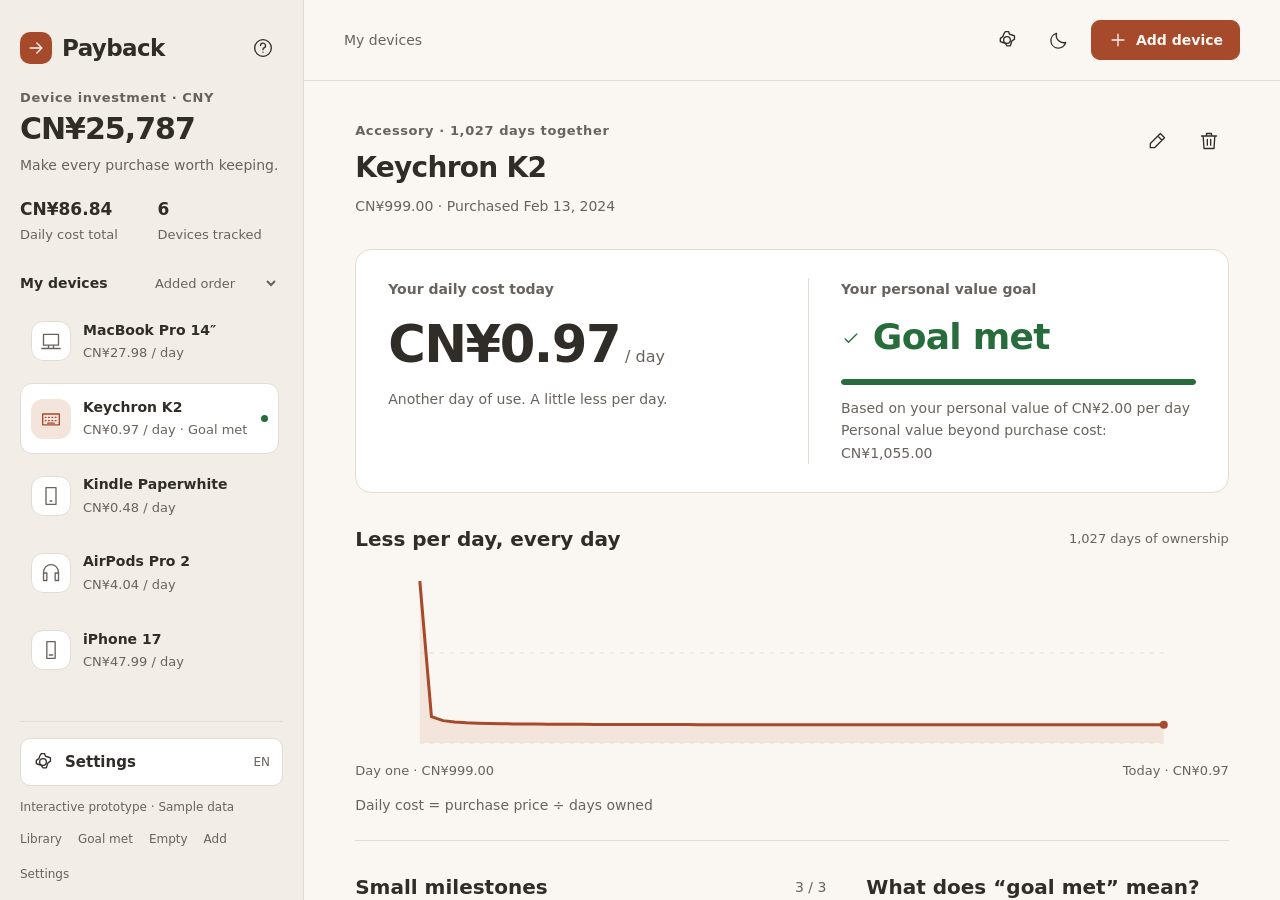
<file: design/prototype/device.html>
<!DOCTYPE html>
<html lang="zh-CN"><head><meta charset="UTF-8"><meta name="viewport" content="width=device-width, initial-scale=1"><title>Payback — 已回本设备</title><link rel="stylesheet" href="shared.css"><script src="model.js" defer></script><script src="app.js" defer></script></head><body data-start="device"><div id="app" class="app"></div><noscript>请启用 JavaScript 体验设备成本与回本原型。</noscript></body></html>
</file>
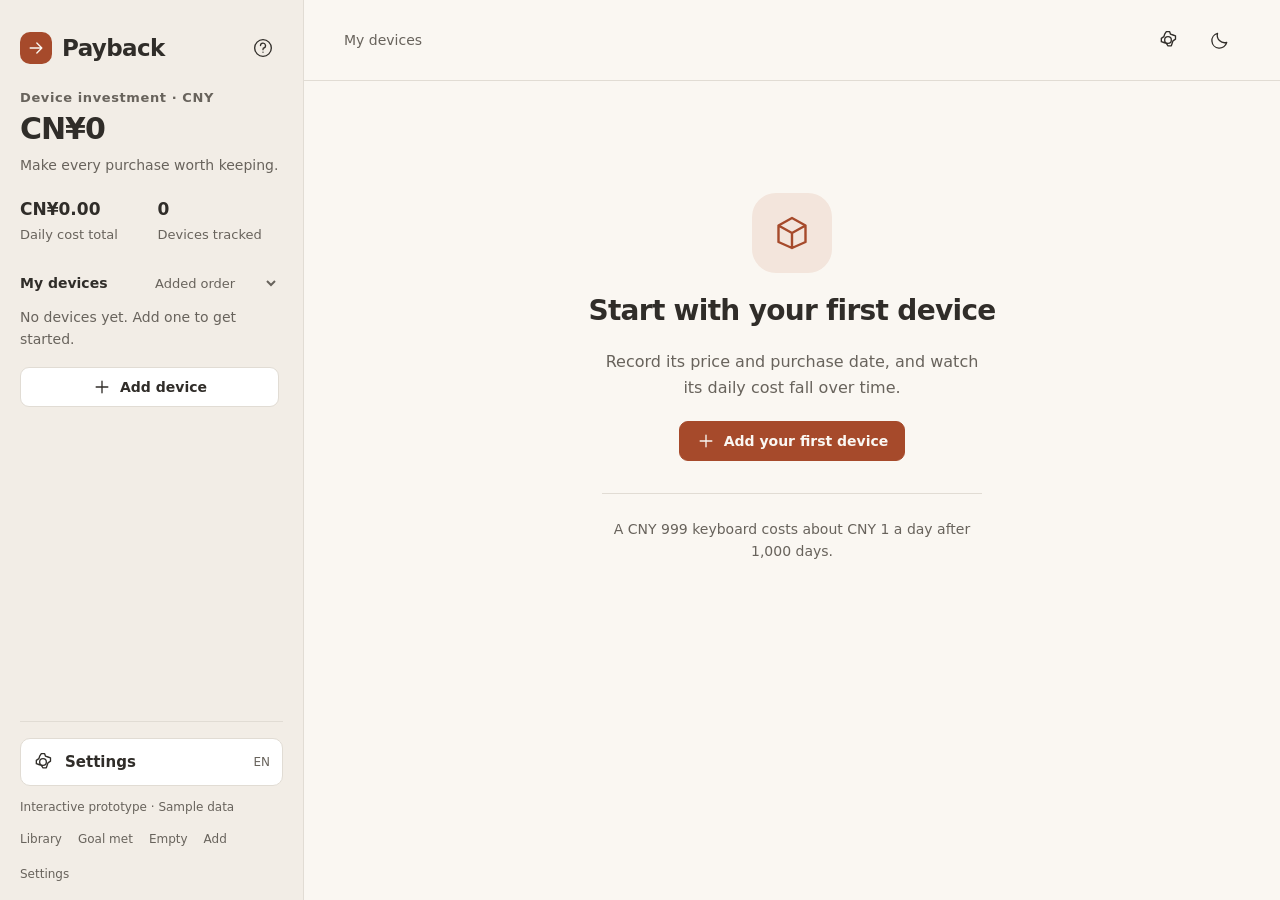
<file: design/prototype/empty.html>
<!DOCTYPE html>
<html lang="zh-CN"><head><meta charset="UTF-8"><meta name="viewport" content="width=device-width, initial-scale=1"><title>Payback — 添加第一台设备</title><link rel="stylesheet" href="shared.css"><script src="model.js" defer></script><script src="app.js" defer></script></head><body data-start="empty"><div id="app" class="app"></div><noscript>请启用 JavaScript 体验设备成本与回本原型。</noscript></body></html>
</file>
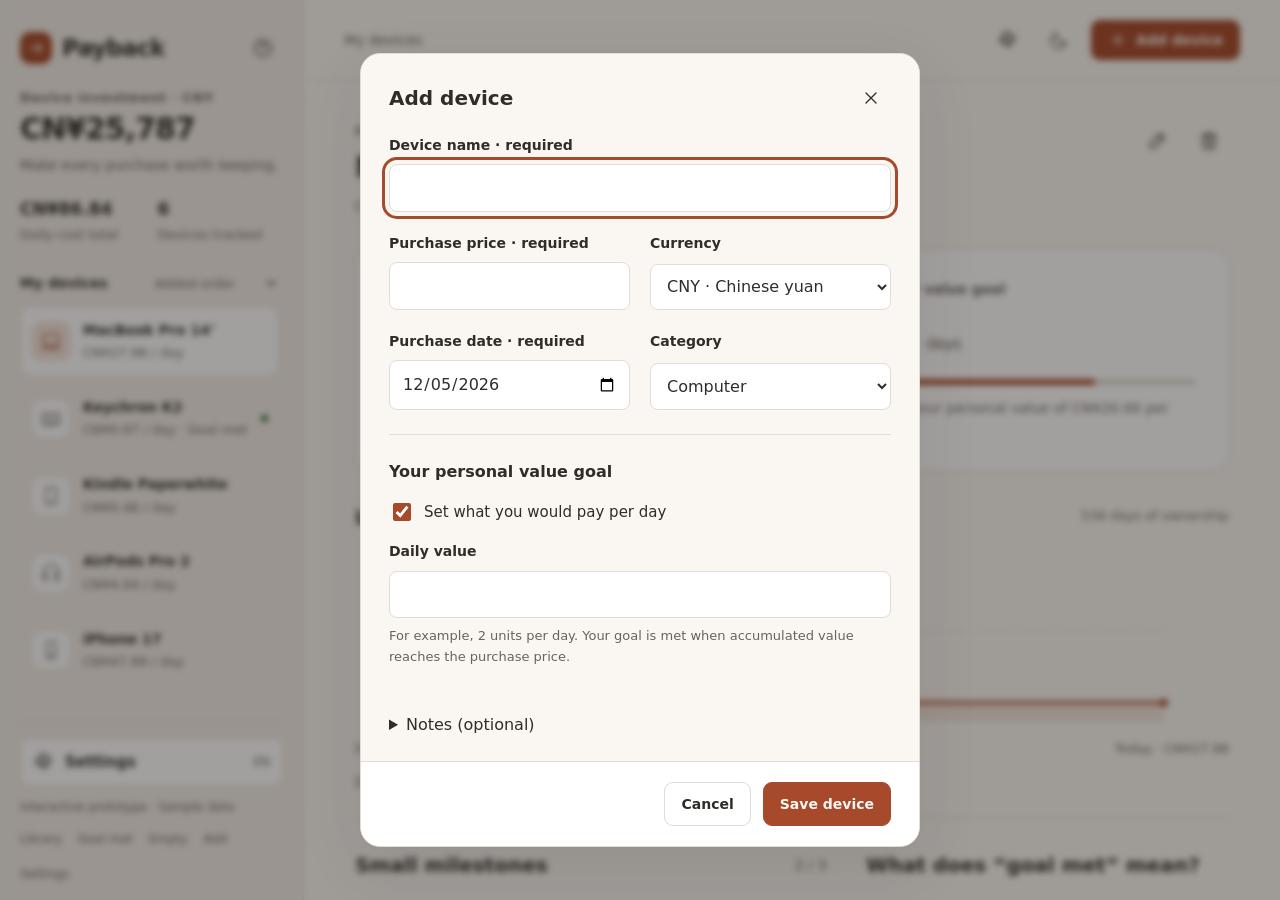
<file: design/prototype/form.html>
<!DOCTYPE html>
<html lang="zh-CN"><head><meta charset="UTF-8"><meta name="viewport" content="width=device-width, initial-scale=1"><title>Payback — 添加设备</title><link rel="stylesheet" href="shared.css"><script src="model.js" defer></script><script src="app.js" defer></script></head><body data-start="form"><div id="app" class="app"></div><noscript>请启用 JavaScript 体验设备成本与回本原型。</noscript></body></html>
</file>
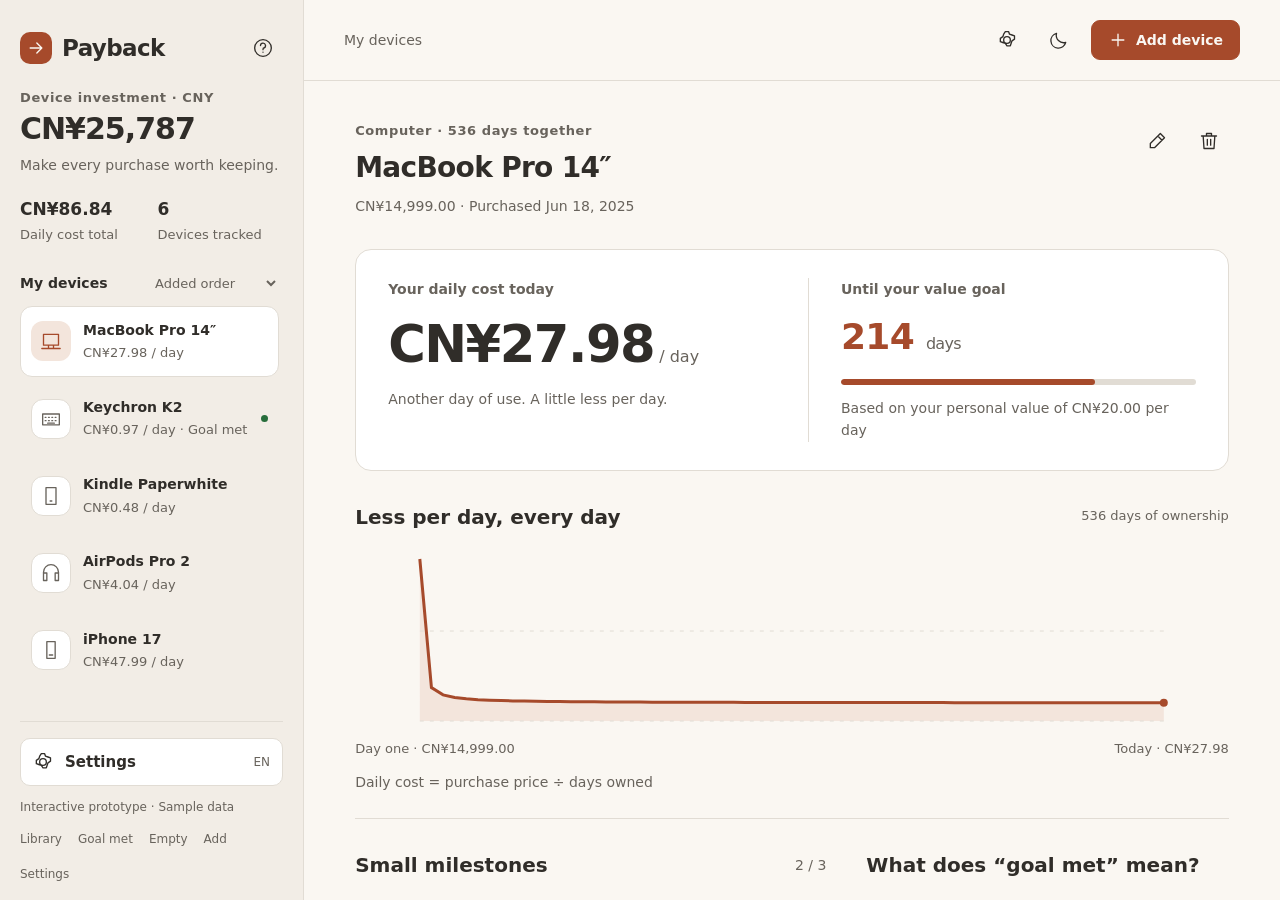
<file: design/prototype/library.html>
<!DOCTYPE html>
<html lang="zh-CN"><head><meta charset="UTF-8"><meta name="viewport" content="width=device-width, initial-scale=1"><title>Payback — 我的设备</title><link rel="stylesheet" href="shared.css"><script src="model.js" defer></script><script src="app.js" defer></script></head><body data-start="library"><div id="app" class="app"></div><noscript>请启用 JavaScript 体验设备成本与回本原型。</noscript></body></html>
</file>
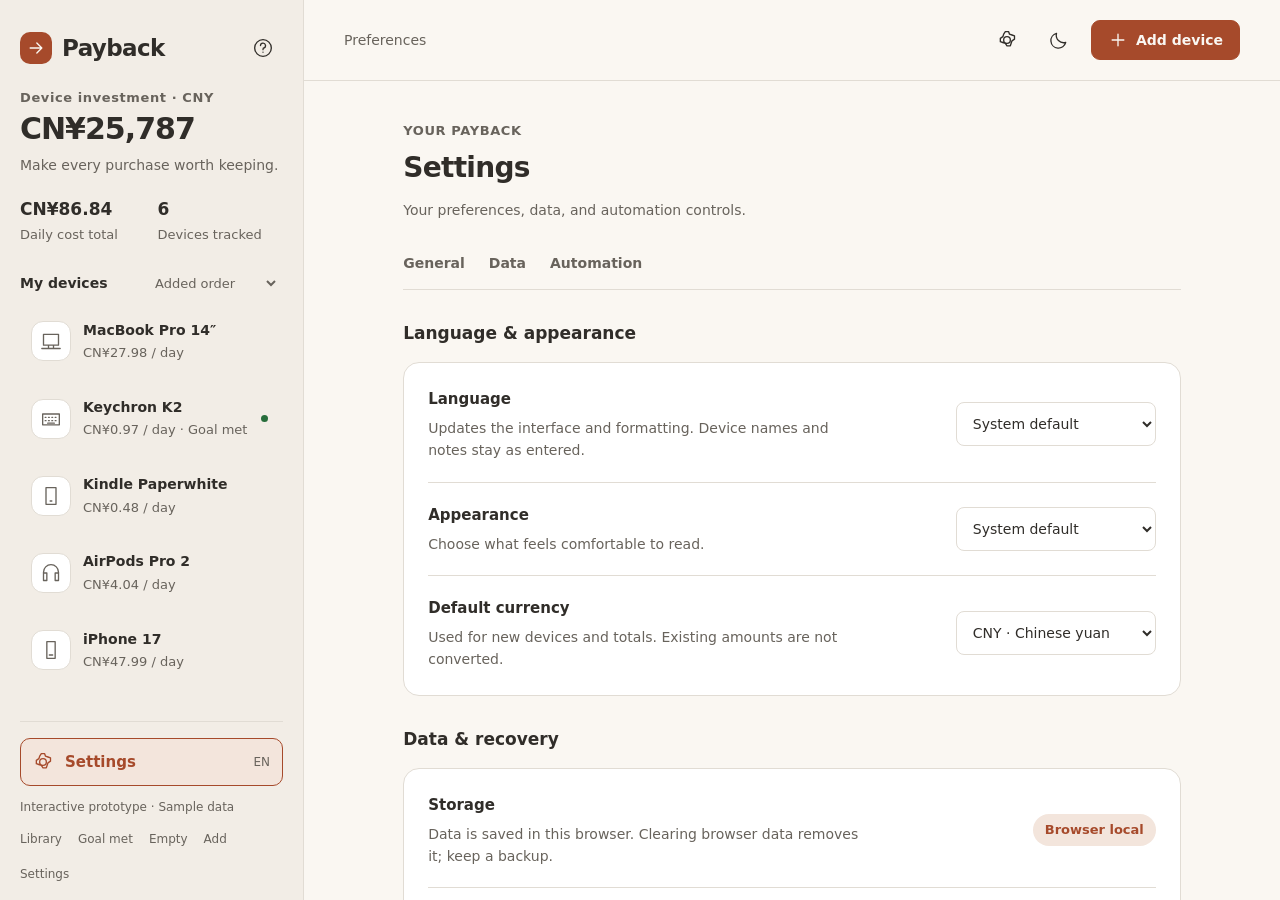
<file: design/prototype/settings.html>
<!DOCTYPE html>
<html lang="zh-CN"><head><meta charset="UTF-8"><meta name="viewport" content="width=device-width, initial-scale=1"><title>Payback — 设置</title><link rel="stylesheet" href="shared.css"><script src="model.js" defer></script><script src="app.js" defer></script></head><body data-start="settings"><div id="app" class="app"></div><noscript>请启用 JavaScript 体验设备成本与回本原型。</noscript></body></html>
</file>
<file: design/prototype/shared.css>
/* OD-LAYOUT-PRIMITIVES v1 — structure only: display, flex/grid, overflow, wrapping, ratio, geometry.
   Put this @layer first; product CSS outside the layer wins ordinary layout rules.
   Native hidden and closed-dialog states take precedence over component display rules. */
@layer od-layout {
  [hidden]:not([hidden="until-found" i]) { display: none !important; }
  dialog:not([open]) { display: none !important; }

  :where(.od-stack,.od-row,.od-row-top,.od-cluster,.od-grid,.od-field,.od-stat,.od-cell,.od-tile) > :where(*) { min-width: 0; }

  /* containers */
  .od-stack   { display: flex; flex-direction: column; gap: var(--od-gap, 8px); }
  .od-row     { display: flex; align-items: center; gap: var(--od-gap, 8px); }
  .od-row-top { display: flex; align-items: flex-start; gap: var(--od-gap, 8px); }
  .od-cluster { display: flex; flex-wrap: wrap; align-items: center; gap: var(--od-gap, 8px); }
  .od-fill    { flex: 1 1 0; min-width: 0; }
  .od-fixed   { flex: none; }
  .od-grid    { display: grid; gap: var(--od-gap, 12px); grid-template-columns: repeat(var(--od-cols, 3), minmax(0, 1fr)); }

  /* stacked information: each piece is its own line — never sibling inline spans */
  .od-stat, .od-field, .od-cell { display: grid; gap: var(--od-gap, 2px); }
  :where(.od-stat,.od-field,.od-cell) > :where(*) { display: block; }
  .od-tile { display: grid; grid-template-rows: auto 1fr; }
  :where(.od-tile) > :where(*) { display: block; }

  /* media keeps its intrinsic ratio by default; never a distorted or cropped
     cover by accident. height:auto lets the ratio win over an <img height="…">
     attribute. Cropping to a uniform box is an explicit opt-in: set --od-ratio
     AND add .od-media-cover together (per the core rule, only where a crop is
     deliberate — tile thumbs, decorative fills — never on full-frame content). */
  .od-media { display: block; width: 100%; height: auto; aspect-ratio: var(--od-ratio, auto); }
  .od-media-cover { object-fit: cover; }

  /* functional inline SVG icons opt into bounded geometry; content SVGs keep their own */
  .od-icon { display: inline-block; inline-size: var(--od-icon-size, 1em); block-size: var(--od-icon-size, 1em); flex: none; }

  /* data text only — authored copy is rewritten to its budget instead */
  .od-truncate { display: block; max-width: 100%; overflow: hidden; white-space: nowrap; text-overflow: ellipsis; }
  .od-clamp-2, .od-clamp-3 { display: -webkit-box; -webkit-box-orient: vertical; overflow: hidden; overflow-wrap: anywhere; }
  .od-clamp-2 { -webkit-line-clamp: 2; }
  .od-clamp-3 { -webkit-line-clamp: 3; }
  .od-lines-2 { min-height: calc(2 * 1.4em); }   /* block-level reservation for a shared baseline */
  .od-nowrap  { white-space: nowrap; }           /* 数字+单位 · 价格+起 · 日期+星期 */
  .od-keep    { word-break: keep-all; overflow-wrap: anywhere; } /* CJK labels break at spaces / <wbr> first */

  /* screen skeleton (optional): bars take their own space, the middle scrolls — no padding guessed for chrome */
  .od-screen { display: grid; grid-template-rows: auto minmax(0, 1fr) auto; height: 100%; }
  .od-scroll { overflow-y: auto; overscroll-behavior: contain; min-height: 0; }

  /* horizontal rail: the next item peeks at the edge; trailing room survives overflow */
  .od-rail { display: flex; gap: var(--od-gap, 8px); overflow-x: auto; scroll-snap-type: x proximity; scrollbar-width: none;
             padding-inline: var(--od-rail-pad, 16px); scroll-padding-inline: var(--od-rail-pad, 16px); }
  .od-rail::-webkit-scrollbar { display: none; }
  :where(.od-rail) > :where(*) { flex: none; scroll-snap-align: start; }
  :where(.od-rail) > :where(:last-child) { margin-inline-end: var(--od-rail-pad, 16px); }

  .od-spacer { flex: none; visibility: hidden; pointer-events: none; }
  .od-touch  { min-width: 44px; min-height: 44px; }
}
:root [hidden]:where(:not([hidden="until-found" i])) { display: none; }
/* /OD-LAYOUT-PRIMITIVES v1 */


:root{color-scheme:light;--paper:#faf7f2;--surface:#fff;--sidebar:#f2ede6;--ink:#302d29;--muted:#68635c;--line:#e1dcd4;--accent:#a64a2b;--accent-hover:#913e23;--soft:#f3e5dc;--earn:#276d3b;--earn-soft:#e7f0e7;--danger:#b32c28;--shadow:0 20px 64px #30251a16;--radius:16px;--body:16px;--small:14px;--motion:180ms}
:root.dark{color-scheme:dark;--paper:#211f1c;--surface:#2b2926;--sidebar:#25221f;--ink:#eee9e2;--muted:#b9b1a7;--line:#47413b;--accent:#e5a17e;--accent-hover:#efb596;--soft:#423127;--earn:#8bc79b;--earn-soft:#293b2d;--danger:#ff9b92;--shadow:0 20px 64px #0004}
*{box-sizing:border-box}body{margin:0;background:var(--paper);color:var(--ink);font:var(--body)/1.6 system-ui,-apple-system,'PingFang SC','Segoe UI',sans-serif}button,input,select,textarea{font:inherit}button,a,input,select,textarea{-webkit-tap-highlight-color:transparent}button{cursor:pointer}button,a{touch-action:manipulation}button{color:inherit}a{color:var(--accent)}button:focus-visible,a:focus-visible,input:focus-visible,select:focus-visible,textarea:focus-visible,summary:focus-visible{outline:3px solid var(--accent);outline-offset:4px}button:disabled{cursor:wait;opacity:.65}h1,h2,h3,p{margin:0}h1{font-size:28px;line-height:1.3;letter-spacing:-.7px;overflow-wrap:anywhere}h2{font-size:20px;line-height:1.4}h3{font-size:16px}small,.muted{font-size:var(--small);color:var(--muted)}.od-icon{--od-icon-size:20px;vertical-align:middle}.num{font-variant-numeric:tabular-nums;white-space:nowrap}.app{min-height:100vh;display:grid;grid-template-columns:304px minmax(0,1fr)}.sidebar{background:var(--sidebar);border-right:1px solid var(--line);padding:28px 20px 20px;display:flex;flex-direction:column;gap:24px;min-width:0}.brand{display:flex;align-items:center;gap:10px;font-size:23px;font-weight:750;letter-spacing:-.6px}.brandmark{display:grid;place-items:center;width:32px;height:32px;border-radius:10px;background:var(--accent);color:var(--paper)}.side-heading{display:flex;align-items:center;justify-content:space-between;gap:8px}.eyebrow{font-size:13px;font-weight:650;color:var(--muted);letter-spacing:.6px}.summary-value{font-size:30px;line-height:1.3;font-weight:650;letter-spacing:-1px}.summary-caption{font-size:14px;color:var(--muted);margin-top:6px}.mini-stats{display:grid;grid-template-columns:1fr 1fr;gap:16px;margin-top:20px}.mini-stats strong{font-size:17px;font-weight:600}.mini-stats span{font-size:13px;color:var(--muted)}.side-title{display:flex;align-items:center;justify-content:space-between;margin-bottom:12px}.count{font-size:13px;color:var(--muted)}.device-list{display:flex;flex-direction:column;gap:6px}.device-row{border:1px solid transparent;background:transparent;width:100%;padding:12px 10px;border-radius:12px;text-align:left;display:flex;gap:12px;align-items:center}.device-row.active{background:var(--surface);border-color:var(--line)}.device-row .name{font-weight:600;font-size:14px}.device-row .sub{font-size:13px;color:var(--muted)}.device-icon{display:grid;place-items:center;width:40px;height:40px;background:var(--surface);border:1px solid var(--line);border-radius:12px;flex:none;color:var(--muted)}.device-row.active .device-icon{background:var(--soft);border-color:transparent;color:var(--accent)}.state-dot{width:7px;height:7px;border-radius:50%;background:var(--earn);flex:none}.side-foot{margin-top:auto;padding-top:24px;border-top:1px solid var(--line);display:grid;gap:12px}.side-links{display:flex;gap:16px;flex-wrap:wrap}.side-links a{font-size:12px;text-decoration:none;color:var(--muted)}.text-btn{border:0;background:none;padding:0;display:inline-flex;gap:8px;align-items:center;text-align:left;font-size:14px}.workspace{min-width:0}.topbar{min-height:80px;display:flex;align-items:center;justify-content:space-between;gap:16px;padding:20px 40px;border-bottom:1px solid var(--line)}.breadcrumb{font-size:14px;color:var(--muted)}.actions{display:flex;align-items:center;gap:12px}.button{min-height:40px;padding:8px 16px;display:inline-flex;align-items:center;justify-content:center;gap:8px;background:var(--surface);border:1px solid var(--line);border-radius:9px;font-size:14px;font-weight:600;text-decoration:none;white-space:nowrap}.button.primary{background:var(--accent);border-color:var(--accent);color:var(--paper)}.button.danger{color:var(--danger)}.icon-button{width:40px;height:40px;display:inline-grid;place-items:center;border:1px solid transparent;border-radius:9px;background:transparent}.content{max-width:1120px;margin:auto;padding:40px clamp(20px,4vw,64px) 56px}.device-head{display:flex;align-items:flex-start;justify-content:space-between;gap:24px;margin-bottom:32px}.device-head .meta{margin-top:8px;font-size:14px;color:var(--muted)}.status-pill{display:inline-flex;align-items:center;gap:6px;color:var(--accent);background:var(--soft);padding:6px 12px;border-radius:999px;font-size:13px;font-weight:600;white-space:nowrap}.status-pill.earned{color:var(--earn);background:var(--earn-soft)}.hero{padding:28px 32px;background:var(--surface);border:1px solid var(--line);border-radius:var(--radius);display:grid;grid-template-columns:1fr 1fr;gap:32px;margin-bottom:24px}.hero-label{font-size:14px;color:var(--muted);font-weight:600}.hero-number{font-size:clamp(32px,4vw,52px);line-height:1.25;font-weight:650;letter-spacing:-1.5px;margin-top:12px}.hero-number .unit{font-size:16px;letter-spacing:0;color:var(--muted);font-weight:400}.goal{border-left:1px solid var(--line);padding-left:32px}.goal-number{font-size:clamp(28px,3vw,36px);line-height:1.4;font-weight:650;letter-spacing:-.7px;margin:12px 0;color:var(--accent)}.goal-number.earned{color:var(--earn)}.goal-number span{font-size:16px;color:var(--muted);font-weight:400}.bar{height:6px;background:var(--line);border-radius:999px;margin:16px 0 12px;overflow:hidden}.bar i{display:block;height:100%;background:var(--accent);border-radius:999px}.bar.earned i{background:var(--earn)}.section{margin-top:32px}.section-head{display:flex;align-items:center;justify-content:space-between;gap:16px;margin-bottom:20px}.section-head small{font-size:13px}.chart-wrap{border-bottom:1px solid var(--line);padding-bottom:24px}.chart{display:block;width:100%;height:180px;overflow:visible}.chart-labels{display:flex;justify-content:space-between;gap:12px;font-size:13px;color:var(--muted);margin-top:8px}.axis{stroke:var(--line);stroke-dasharray:4 6}.chart-line{stroke:var(--accent);stroke-width:3;fill:none;vector-effect:non-scaling-stroke}.chart-fill{fill:var(--soft)}.chart-note{font-size:14px;color:var(--muted);margin-top:12px}.bottom-grid{display:grid;grid-template-columns:1.3fr 1fr;gap:40px}.milestones{display:grid;gap:16px}.milestone{display:flex;align-items:center;gap:12px;font-size:14px}.milestone .check{color:var(--earn)}.milestone .future{color:var(--muted)}.milestone .label{flex:1}.milestone small{font-size:13px}.method{color:var(--muted);font-size:14px;line-height:1.8}.method summary{color:var(--ink);cursor:pointer;margin-bottom:8px}.method p+p{margin-top:8px}.notice{background:var(--soft);border-radius:12px;padding:16px;font-size:14px}.empty{max-width:520px;margin:72px auto;text-align:center;display:grid;justify-items:center;gap:20px}.empty-symbol{width:80px;height:80px;border-radius:24px;background:var(--soft);color:var(--accent);display:grid;place-items:center}.empty-symbol .od-icon{--od-icon-size:36px}.empty p{color:var(--muted);max-width:380px}.empty .example{font-size:14px;border-top:1px solid var(--line);padding-top:24px;margin-top:12px}.settings{max-width:760px}.settings>h1{margin-bottom:8px}.settings-group{margin-top:32px}.settings-group h2{font-size:17px;margin-bottom:16px}.setting-surface{background:var(--surface);border:1px solid var(--line);border-radius:var(--radius);padding:4px 24px}.setting-row{padding:20px 0;border-bottom:1px solid var(--line);gap:24px;display:flex;align-items:center;justify-content:space-between}.setting-row:last-child{border:0}.setting-row label{display:block;font-size:15px;font-weight:600}.setting-row p{font-size:14px;color:var(--muted);margin-top:4px;max-width:400px}.setting-row select{max-width:210px}.sync-info{padding:20px 0;font-size:14px;color:var(--muted)}.demo-label{font-size:13px;color:var(--muted);padding:12px 0}.field{display:grid;gap:8px;margin-bottom:20px}.field label{font-size:14px;font-weight:600}.field input,.field select,.field textarea,.setting-row select{width:100%;min-height:44px;padding:10px 12px;border:1px solid var(--line);border-radius:8px;color:var(--ink);background:var(--surface)}.field textarea{resize:vertical;min-height:80px}.field small{font-size:13px}.field-error{color:var(--danger);font-size:14px}.field [aria-invalid=true]{border-color:var(--danger)}.form-grid{display:grid;grid-template-columns:1fr 1fr;gap:20px}.form-grid .field{margin-bottom:0}.form-section{padding:24px 0;border-top:1px solid var(--line);margin-top:24px}.form-section h3{margin-bottom:16px}.check-label{display:flex;align-items:center;gap:10px;font-size:15px;margin-bottom:16px}.check-label input{width:18px;height:18px;accent-color:var(--accent)}dialog{color:var(--ink);background:var(--paper);border:1px solid var(--line);border-radius:20px;padding:0;width:min(560px,calc(100% - 32px));max-height:calc(100dvh - 48px);box-shadow:var(--shadow)}dialog::backdrop{background:#17130f66;backdrop-filter:blur(3px)}.dialog-head{display:flex;align-items:center;justify-content:space-between;padding:24px 28px 16px;gap:16px}.dialog-body{padding:0 28px 24px}.dialog-foot{display:flex;align-items:center;justify-content:flex-end;gap:12px;padding:20px 28px;border-top:1px solid var(--line);background:var(--surface)}.dialog-error{padding:12px 16px;background:var(--soft);color:var(--danger);font-size:14px;border-radius:8px;margin-bottom:20px}.dialog-copy{font-size:15px;overflow-wrap:anywhere}.toast{position:fixed;bottom:24px;left:50%;transform:translateX(-50%);max-width:calc(100% - 32px);padding:12px 20px;border-radius:12px;background:var(--ink);color:var(--paper);box-shadow:var(--shadow);font-size:14px;z-index:10}.mobile-back{display:none}.mobile-title{display:none}.notes{white-space:pre-wrap;overflow-wrap:anywhere}.sort-select{background:transparent;border:0;color:var(--muted);font-size:13px;max-width:128px}.help-copy{font-size:15px;line-height:1.8;color:var(--muted)}.help-copy h3{color:var(--ink);margin:20px 0 8px}.help-copy h3:first-child{margin-top:0}
@media(hover:hover){.button:hover{background:var(--soft);border-color:var(--accent)}.button.primary:hover{background:var(--accent-hover);color:var(--paper)}.device-row:hover,.icon-button:hover{background:var(--soft)}.text-btn:hover,a:hover{color:var(--accent);text-decoration:underline}}
@media(min-width:1440px){.sidebar{padding:32px 24px}.app{grid-template-columns:320px minmax(0,1fr)}.content{padding-top:48px}}
@media(max-width:1023px){.app{grid-template-columns:260px minmax(0,1fr)}.sidebar{padding:24px 16px}.topbar{padding:16px 24px}.content{padding:32px 24px}.hero{padding:24px;gap:24px}.goal{padding-left:24px}.bottom-grid{grid-template-columns:1fr;gap:0}.hero-number{font-size:36px}.goal-number{font-size:28px}}
@media(max-width:767px){.app{display:block}.sidebar{border-right:0;min-height:100dvh}.app[data-mobile=detail] .sidebar,.app[data-mobile=settings] .sidebar{display:none}.app[data-mobile=list] .workspace{display:none}.topbar{padding:12px 16px;min-height:72px}.mobile-back{display:inline-grid}.breadcrumb{display:none}.content{padding:24px 20px 40px}.device-head{gap:16px;margin-bottom:24px;flex-wrap:wrap}.hero{gap:20px;padding:24px}.hero-number{font-size:36px}.goal{padding-left:20px}.goal-number{font-size:28px}.side-foot{margin-top:24px}.device-row{padding:16px 12px}.side-title{margin-top:8px}.mini-stats{gap:24px}.sidebar .summary-value{font-size:36px}.actions{gap:8px}.button,.icon-button{min-height:44px}.icon-button{width:44px}.setting-row{align-items:flex-start;flex-wrap:wrap;gap:12px}.setting-row select{max-width:none}.setting-surface{padding:4px 20px}.empty{margin:40px auto}.dialog-head{padding:20px}.dialog-body{padding:0 20px 20px}.dialog-foot{padding:16px 20px}.form-grid{grid-template-columns:1fr}.status-pill{font-size:13px}.chart{height:150px}}
@media(max-width:430px){.hero{grid-template-columns:1fr}.goal{border-left:0;border-top:1px solid var(--line);padding:20px 0 0}.hero-number{font-size:44px}.goal-number{font-size:32px}.topbar .button{padding:8px 12px}.device-head h1{font-size:25px}.content{padding-left:16px;padding-right:16px}}
@media(prefers-reduced-motion:reduce){*,*::before,*::after{animation:none!important;transition:none!important;scroll-behavior:auto!important}}

.app.is-empty .topbar [data-action="add"]{display:none}

/* Settings, recovery, and automation additions. */
:root{--control:44px;--settings-width:880px;--danger-soft:#fbe9e7}
:root.dark{--danger-soft:#452d29}
html{scroll-behavior:smooth;scroll-padding-top:24px}
.app{height:100dvh;min-height:0;overflow:hidden}
.sidebar{height:100dvh;min-height:0;gap:20px;padding-bottom:16px}
.sidebar-scroll{flex:1;min-height:0;padding-right:4px}
.sidebar-summary{margin-bottom:28px}
.side-title h2{font-size:14px}
.side-add{width:100%;margin-top:16px}
.side-foot{flex:none;margin-top:0;padding-top:16px;gap:12px;background:var(--sidebar)}
.settings-entry{display:flex;align-items:center;gap:12px;border:1px solid var(--line);border-radius:10px;background:var(--surface);min-height:48px;padding:10px 12px;text-align:left;font-size:15px;font-weight:600}
.settings-entry.active{background:var(--soft);border-color:var(--accent);color:var(--accent)}
.settings-language{margin-left:auto;font-size:12px;font-weight:500;color:var(--muted)}
.prototype-label{font-size:12px;color:var(--muted)}
.workspace{height:100dvh;overflow-y:auto;overscroll-behavior:contain}
.topbar{position:sticky;top:0;background:var(--paper);z-index:2}
.hero{grid-template-columns:minmax(0,1fr) minmax(0,1fr)}
.hero>*,.device-head>*{min-width:0}
.device-head .eyebrow{margin-bottom:8px}
.hero-caption{margin-top:12px}
.goal-question{font-size:20px;font-weight:600;margin:12px 0}
.accent-link{color:var(--accent);margin-top:16px;min-height:var(--control)}
.method-body{margin-top:20px}
.method-details{margin-top:16px}
.milestone-details{margin-top:20px}
.notes{margin-top:12px}
.device-row .sub{white-space:normal;overflow-wrap:anywhere}
.settings{max-width:var(--settings-width)}
.settings-title .eyebrow{margin-bottom:8px}
.settings-title h1{margin-bottom:12px}
.settings-sections{display:flex;flex-wrap:wrap;gap:24px;padding:24px 0 8px;border-bottom:1px solid var(--line)}
.settings-sections a{font-size:14px;font-weight:600;text-decoration:none;min-height:36px;display:inline-flex;align-items:center;color:var(--muted)}
.settings-group{scroll-margin-top:100px}
.setting-row{align-items:center;flex-wrap:wrap;gap:16px}
.setting-row .od-fill{flex:1 1 240px}
.setting-row h3{font-size:15px;font-weight:600}
.setting-row p{max-width:440px;overflow-wrap:anywhere}
.setting-control{flex:0 1 auto;min-width:0;max-width:100%}
.setting-control select{width:200px;max-width:100%;min-height:44px;padding:8px 12px;color:var(--ink);background:var(--surface);border:1px solid var(--line);border-radius:8px;font-size:14px}
.setting-control .button{white-space:normal;text-align:center}
.setting-control .status-pill{white-space:normal;text-align:center}
.switch-input{appearance:none;display:block;width:44px;height:26px;background:var(--line);border:1px solid var(--muted);border-radius:999px;position:relative;cursor:pointer;margin:9px 0}
.switch-input::after{content:'';position:absolute;display:block;top:3px;left:3px;width:18px;height:18px;border-radius:50%;background:var(--surface)}
.switch-input:checked{background:var(--accent);border-color:var(--accent)}
.switch-input:checked::after{left:auto;right:3px;background:var(--paper)}
.storage-warning{margin:20px 24px 0;padding:16px;border:1px solid var(--accent);border-radius:12px;background:var(--soft);font-size:14px;line-height:1.7}
.storage-warning .text-btn{min-height:32px;color:var(--accent);text-decoration:underline}
.toast{display:flex;align-items:center;gap:16px;overflow-wrap:anywhere;max-width:min(680px,calc(100% - 32px))}
.toast-action{background:none;color:var(--paper);border:1px solid currentColor;border-radius:6px;padding:6px 12px;flex:none;min-height:36px;cursor:pointer}
.dialog-description{margin-top:16px}
#device-form details .field{margin-top:16px}
.dialog-foot{flex-wrap:wrap}
.dialog-foot .button{min-height:44px;white-space:normal}
.trash-list{margin-top:16px}
.trash-row{display:flex;align-items:center;gap:16px;padding:16px 0;border-bottom:1px solid var(--line)}
.trash-row strong{font-size:15px;overflow-wrap:anywhere}
.trash-row small{overflow-wrap:anywhere}
.restore-summary{display:grid;grid-template-columns:repeat(3,minmax(0,1fr));gap:16px;margin:24px 0}
.restore-summary strong{font-size:28px;font-variant-numeric:tabular-nums}
.restore-summary span{font-size:14px;color:var(--muted)}
.backup-file{overflow-wrap:anywhere}
.help-copy pre{font-size:13px;line-height:1.7;white-space:pre-wrap;overflow-wrap:anywhere;border:1px solid var(--line);border-radius:8px;background:var(--surface);padding:16px;margin:16px 0;color:var(--ink);tab-size:2}
.help-copy p{overflow-wrap:anywhere}
.help-copy .button{margin:8px 0}
#modal:has(.help-copy){width:min(720px,calc(100% - 32px))}
@media(hover:hover){.settings-entry:hover{background:var(--soft);border-color:var(--accent)}.settings-sections a:hover{color:var(--accent)}.toast-action:hover{background:var(--paper);color:var(--ink)}}
@media(min-width:768px) and (max-width:1100px){.hero{grid-template-columns:minmax(0,1fr)}.goal{border-left:0;border-top:1px solid var(--line);padding:20px 0 0}.topbar{gap:8px;padding:16px}.topbar .actions{gap:4px}.topbar .breadcrumb{font-size:13px}.hero-number{font-size:40px}}
@media(max-width:767px){.app{height:100dvh}.sidebar{min-height:0;height:100dvh;padding:20px 16px 16px;gap:16px}.sidebar-scroll{min-height:0}.side-foot{margin-top:0;padding-top:12px}.side-links{gap:12px}.workspace{height:100dvh}.topbar{gap:4px;padding:12px 16px}.topbar .actions{gap:4px}.topbar .button{font-size:13px}.settings-title .eyebrow{font-size:12px}.setting-control{width:100%}.setting-control select{width:100%}.setting-control:has(.switch-input){width:auto}.setting-row:has(.switch-input){flex-wrap:nowrap}.setting-row .od-fill{flex-basis:200px}.settings-sections{gap:24px}.hero{grid-template-columns:minmax(0,1fr)}.goal{border-left:0;border-top:1px solid var(--line);padding:20px 0 0}.device-head{gap:12px}.device-head .actions{margin-left:auto}.hero-number{font-size:clamp(28px,8vw,44px)}.hero-number .unit{font-size:14px}.section-head{align-items:flex-start;flex-wrap:wrap;gap:8px}.section-head h2{font-size:19px}.chart-labels{flex-wrap:wrap}.chart-labels span{display:block}.milestone{flex-wrap:wrap}.milestone .label{flex-basis:120px}.storage-warning{margin:16px 16px 0}.restore-summary{grid-template-columns:1fr;gap:16px}.restore-summary .od-stat{grid-template-columns:48px 1fr;align-items:center}.settings-group{scroll-margin-top:88px}}
@media(max-width:390px){.topbar .button{padding:8px}.topbar .button .od-icon{--od-icon-size:16px}.hero{padding:20px}.hero-number{font-size:30px}.hero-number .unit{font-size:13px}.milestone small{flex-basis:100%;padding-left:32px}.dialog-foot{gap:8px}.dialog-foot .button{flex:1 1 auto}.trash-row{flex-wrap:wrap}}
</file>
<file: site/family.css>
/* site-kit v1.0.3 — generated from github.com/turlamai/site-kit; do not edit per-site. */
/* ============================================================
   site-kit family.css — jrtx.site family design system
   Single source of truth: github.com/turlamai/site-kit
   Version stamp is prepended by sync.sh; do not edit per-site.
   ============================================================ */

/* ---------- Tokens ---------- */
:root {
    /* Family accent: one terracotta for the whole family. */
    --kit-accent: #D97757;
    --kit-accent-hover: #C25F3D;
    --kit-accent-strong: #A94E31;
    --kit-accent-soft: rgba(217, 119, 87, 0.12);
    --kit-accent-soft-strong: rgba(217, 119, 87, 0.22);
    --kit-on-accent: #FFFFFF;

    /* Warm neutrals, light theme (html[data-theme="light"] is the default). */
    --kit-bg: #FAF8F5;
    --kit-bg-elevated: #FFFFFF;
    --kit-surface: #F3EFE9;
    --kit-surface-2: #ECE6DD;
    --kit-text: #201B16;
    --kit-text-2: #5D554C;
    --kit-text-3: #8A8177;
    --kit-border: rgba(32, 27, 22, 0.12);
    --kit-border-strong: rgba(32, 27, 22, 0.24);
    --kit-shadow: 0 1px 2px rgba(32, 27, 22, 0.05), 0 8px 24px rgba(32, 27, 22, 0.07);
    --kit-shadow-lift: 0 2px 4px rgba(32, 27, 22, 0.06), 0 16px 40px rgba(32, 27, 22, 0.12);

    --kit-font-display: "Newsreader", "Songti SC", "Noto Serif SC", Georgia, serif;
    --kit-font-sans: "Inter", -apple-system, BlinkMacSystemFont, "Segoe UI",
        "PingFang SC", "Hiragino Sans GB", "Microsoft YaHei", "Noto Sans CJK SC", sans-serif;
    --kit-font-mono: ui-monospace, "SF Mono", "Cascadia Code", "JetBrains Mono",
        Consolas, "Liberation Mono", monospace;

    --kit-radius-s: 8px;
    --kit-radius-m: 12px;
    --kit-radius-l: 16px;
    --kit-nav-height: 60px;
    --kit-content-width: 1080px;
    --kit-prose-width: 720px;
}

html[data-theme="dark"] {
    --kit-accent: #E08A6B;
    --kit-accent-hover: #E89E82;
    --kit-accent-strong: #D97757;
    --kit-accent-soft: rgba(224, 138, 107, 0.14);
    --kit-accent-soft-strong: rgba(224, 138, 107, 0.26);
    --kit-on-accent: #1D120C;

    --kit-bg: #16120F;
    --kit-bg-elevated: #1F1A16;
    --kit-surface: #262019;
    --kit-surface-2: #2E2721;
    --kit-text: #F1ECE5;
    --kit-text-2: #A89F93;
    --kit-text-3: #7A7166;
    --kit-border: rgba(241, 236, 229, 0.13);
    --kit-border-strong: rgba(241, 236, 229, 0.26);
    --kit-shadow: 0 1px 2px rgba(0, 0, 0, 0.4), 0 8px 24px rgba(0, 0, 0, 0.35);
    --kit-shadow-lift: 0 2px 4px rgba(0, 0, 0, 0.4), 0 16px 40px rgba(0, 0, 0, 0.5);
}

/* ---------- Reset & base ---------- */
*, *::before, *::after { box-sizing: border-box; }

/* Component display declarations (kit-btn etc.) beat the UA [hidden] rule;
   language blocks and other hidden content rely on this staying absolute. */
[hidden] { display: none !important; }

html {
    -webkit-text-size-adjust: 100%;
    scroll-behavior: smooth;
    scroll-padding-top: calc(var(--kit-nav-height) + 16px);
}

body {
    margin: 0;
    font-family: var(--kit-font-sans);
    font-size: 16px;
    line-height: 1.65;
    color: var(--kit-text);
    background: var(--kit-bg);
    -webkit-font-smoothing: antialiased;
    text-rendering: optimizeLegibility;
}

/* Family-wide link policy: never the browser-default blue underline.
   Inline links inherit text color and gain an accent underline on hover;
   navigation and button links are styled by their components. */
a {
    color: inherit;
    text-decoration: none;
    transition: color 0.15s ease;
}
a:hover { color: var(--kit-accent); }
.prose a, .kit-rich a {
    color: var(--kit-accent-strong);
    text-decoration: underline;
    text-decoration-color: var(--kit-accent-soft-strong);
    text-underline-offset: 3px;
    text-decoration-thickness: 1.5px;
}
.prose a:hover, .kit-rich a:hover { text-decoration-color: currentColor; }

img, svg, video { max-width: 100%; height: auto; display: block; }

h1, h2, h3, h4 { margin: 0; font-weight: 600; line-height: 1.2; }
p { margin: 0; }

code, pre, kbd {
    font-family: var(--kit-font-mono);
    font-size: 0.92em;
}

pre {
    background: var(--kit-surface);
    border: 1px solid var(--kit-border);
    border-radius: var(--kit-radius-m);
    padding: 16px 20px;
    overflow-x: auto;
    line-height: 1.55;
}
pre code { background: none; padding: 0; font-size: 1em; }
code {
    background: var(--kit-surface);
    border-radius: 5px;
    padding: 0.15em 0.4em;
}

::selection { background: var(--kit-accent-soft-strong); }

:focus-visible {
    outline: 2px solid var(--kit-accent);
    outline-offset: 2px;
    border-radius: 4px;
}

@media (prefers-reduced-motion: reduce) {
    html { scroll-behavior: auto; }
    *, *::before, *::after {
        animation-duration: 0.01ms !important;
        transition-duration: 0.01ms !important;
    }
}

/* ---------- Layout primitives ---------- */
.kit-container {
    width: min(var(--kit-content-width), 100% - 48px);
    margin-inline: auto;
}

.kit-section { padding: 96px 0; }
.kit-section--tight { padding: 64px 0; }
@media (max-width: 720px) {
    .kit-section { padding: 64px 0; }
    .kit-section--tight { padding: 48px 0; }
}

.kit-section--alt {
    background: var(--kit-bg-elevated);
    border-block: 1px solid var(--kit-border);
}

/* Section header: eyebrow + display title + lead */
.kit-kicker {
    display: block;
    font-size: 12.5px;
    font-weight: 600;
    letter-spacing: 0.09em;
    text-transform: uppercase;
    color: var(--kit-accent-strong);
    margin-bottom: 14px;
}
html[data-theme="dark"] .kit-kicker { color: var(--kit-accent); }

.kit-h2 {
    font-family: var(--kit-font-display);
    font-size: clamp(1.9rem, 3.6vw, 2.6rem);
    font-weight: 500;
    letter-spacing: -0.01em;
    line-height: 1.15;
    max-width: 22ch;
}

.kit-lead {
    margin-top: 18px;
    font-size: 17.5px;
    line-height: 1.7;
    color: var(--kit-text-2);
    max-width: 56ch;
}

/* ---------- Navigation ---------- */
.kit-nav {
    position: sticky;
    top: 0;
    z-index: 50;
    height: var(--kit-nav-height);
    background: color-mix(in srgb, var(--kit-bg) 82%, transparent);
    -webkit-backdrop-filter: saturate(1.4) blur(14px);
    backdrop-filter: saturate(1.4) blur(14px);
    border-bottom: 1px solid var(--kit-border);
}
.kit-nav-inner {
    height: 100%;
    display: flex;
    align-items: center;
    gap: 28px;
}
.kit-brand {
    display: flex;
    align-items: center;
    gap: 10px;
    font-weight: 650;
    font-size: 16.5px;
    letter-spacing: -0.01em;
    color: var(--kit-text);
}
.kit-brand:hover { color: var(--kit-text); }
.kit-brand-mark {
    width: 24px;
    height: 24px;
    border-radius: 6px;
    flex: none;
}
.kit-nav-links {
    display: flex;
    align-items: center;
    gap: 22px;
    margin-left: auto;
}
.kit-nav-links a {
    font-size: 14px;
    font-weight: 500;
    color: var(--kit-text-2);
}
.kit-nav-links a:hover { color: var(--kit-text); }

.kit-nav-actions {
    display: flex;
    align-items: center;
    gap: 8px;
    margin-left: 8px;
    padding-left: 20px;
    border-left: 1px solid var(--kit-border);
}

@media (max-width: 760px) {
    .kit-nav-links { display: none; }
    .kit-nav-actions { margin-left: auto; padding-left: 0; border-left: none; }
}

/* Icon buttons in nav (theme toggle, GitHub) */
.kit-icon-btn {
    display: inline-flex;
    align-items: center;
    justify-content: center;
    width: 34px;
    height: 34px;
    border: 1px solid var(--kit-border);
    border-radius: 9px;
    background: transparent;
    color: var(--kit-text-2);
    cursor: pointer;
    transition: color 0.15s ease, border-color 0.15s ease, background 0.15s ease;
}
.kit-icon-btn:hover {
    color: var(--kit-text);
    border-color: var(--kit-border-strong);
    background: var(--kit-surface);
}
.kit-icon-btn svg { width: 17px; height: 17px; }

/* ---------- Language dropdown ---------- */
.kit-lang { position: relative; }
.kit-lang-btn {
    display: inline-flex;
    align-items: center;
    gap: 6px;
    height: 34px;
    padding: 0 12px;
    border: 1px solid var(--kit-border);
    border-radius: 9px;
    background: transparent;
    color: var(--kit-text-2);
    font-family: inherit;
    font-size: 13px;
    font-weight: 500;
    cursor: pointer;
    transition: color 0.15s ease, border-color 0.15s ease, background 0.15s ease;
}
.kit-lang-btn:hover {
    color: var(--kit-text);
    border-color: var(--kit-border-strong);
    background: var(--kit-surface);
}
.kit-lang-btn svg { width: 14px; height: 14px; opacity: 0.7; }

.kit-lang-menu {
    position: absolute;
    top: calc(100% + 6px);
    right: 0;
    min-width: 140px;
    margin: 0;
    padding: 6px;
    list-style: none;
    background: var(--kit-bg-elevated);
    border: 1px solid var(--kit-border);
    border-radius: var(--kit-radius-m);
    box-shadow: var(--kit-shadow-lift);
    display: none;
}
.kit-lang.kit-open .kit-lang-menu { display: block; }
.kit-lang-menu button {
    display: flex;
    align-items: center;
    justify-content: space-between;
    gap: 12px;
    width: 100%;
    padding: 8px 12px;
    border: 0;
    border-radius: 8px;
    background: transparent;
    color: var(--kit-text);
    font-family: inherit;
    font-size: 13.5px;
    cursor: pointer;
}
.kit-lang-menu button:hover { background: var(--kit-surface); }
.kit-lang-menu button[aria-current="true"] { color: var(--kit-accent-strong); font-weight: 600; }
html[data-theme="dark"] .kit-lang-menu button[aria-current="true"] { color: var(--kit-accent); }
.kit-lang-menu button[aria-current="true"]::after { content: "✓"; font-size: 12px; }

/* ---------- Buttons ---------- */
.kit-btn {
    display: inline-flex;
    align-items: center;
    justify-content: center;
    gap: 9px;
    height: 46px;
    padding: 0 22px;
    border-radius: var(--kit-radius-m);
    border: 1px solid transparent;
    font-family: inherit;
    font-size: 15px;
    font-weight: 600;
    letter-spacing: 0.01em;
    cursor: pointer;
    transition: background 0.15s ease, border-color 0.15s ease, color 0.15s ease,
        transform 0.15s ease, box-shadow 0.15s ease;
    white-space: nowrap;
}
.kit-btn svg { width: 17px; height: 17px; }

.kit-btn--primary {
    background: var(--kit-accent);
    color: var(--kit-on-accent);
    box-shadow: 0 1px 2px rgba(0, 0, 0, 0.12), inset 0 1px 0 rgba(255, 255, 255, 0.14);
}
.kit-btn--primary:hover {
    background: var(--kit-accent-hover);
    color: var(--kit-on-accent);
    transform: translateY(-1px);
    box-shadow: 0 4px 14px var(--kit-accent-soft-strong);
}
.kit-btn--primary:active { transform: translateY(0); }

.kit-btn--secondary {
    background: var(--kit-bg-elevated);
    border-color: var(--kit-border-strong);
    color: var(--kit-text);
}
.kit-btn--secondary:hover {
    border-color: var(--kit-accent);
    color: var(--kit-accent-strong);
    transform: translateY(-1px);
}
html[data-theme="dark"] .kit-btn--secondary:hover { color: var(--kit-accent); }

.kit-btn--ghost {
    background: transparent;
    color: var(--kit-accent-strong);
    padding: 0 10px;
    height: 42px;
}
html[data-theme="dark"] .kit-btn--ghost { color: var(--kit-accent); }
.kit-btn--ghost:hover { color: var(--kit-accent-hover); }
.kit-btn--ghost .kit-btn-arrow { transition: transform 0.15s ease; }
.kit-btn--ghost:hover .kit-btn-arrow { transform: translateX(3px); }

.kit-btn-row {
    display: flex;
    align-items: center;
    flex-wrap: wrap;
    gap: 14px;
}

/* ---------- Download split-button + platform menu ---------- */
.kit-dl { position: relative; display: inline-flex; }
.kit-dl .kit-btn--primary { border-top-right-radius: 0; border-bottom-right-radius: 0; }
.kit-dl-caret {
    display: inline-flex;
    align-items: center;
    justify-content: center;
    width: 34px;
    height: 46px;
    margin-left: -1px;
    border: 0;
    border-radius: 0 var(--kit-radius-m) var(--kit-radius-m) 0;
    background: var(--kit-accent);
    color: var(--kit-on-accent);
    cursor: pointer;
    transition: background 0.15s ease;
}
.kit-dl-caret:hover { background: var(--kit-accent-hover); }
.kit-dl-caret svg { width: 14px; height: 14px; }

.kit-dl-menu {
    position: absolute;
    top: calc(100% + 8px);
    left: 0;
    min-width: 280px;
    margin: 0;
    padding: 6px;
    list-style: none;
    background: var(--kit-bg-elevated);
    border: 1px solid var(--kit-border);
    border-radius: var(--kit-radius-l);
    box-shadow: var(--kit-shadow-lift);
    display: none;
    z-index: 40;
}
.kit-dl.kit-open .kit-dl-menu { display: block; }
.kit-dl-menu a {
    display: flex;
    align-items: center;
    gap: 12px;
    padding: 10px 14px;
    border-radius: 10px;
    color: var(--kit-text);
}
.kit-dl-menu a:hover { background: var(--kit-surface); color: var(--kit-text); }
.kit-dl-menu .kit-dl-os { font-weight: 600; font-size: 14px; flex: 1; }
.kit-dl-menu .kit-dl-kind {
    font-size: 11.5px;
    color: var(--kit-text-3);
    font-family: var(--kit-font-mono);
}
.kit-dl-menu .kit-dl-note {
    padding: 8px 14px 6px;
    font-size: 12px;
    color: var(--kit-text-3);
    border-top: 1px solid var(--kit-border);
    margin-top: 6px;
}

/* ---------- Hero ---------- */
.kit-hero {
    padding: 108px 0 88px;
    text-align: center;
    position: relative;
}
@media (max-width: 720px) { .kit-hero { padding: 72px 0 56px; } }

.kit-hero .kit-eyebrow {
    display: inline-flex;
    align-items: center;
    gap: 8px;
    font-size: 13px;
    font-weight: 600;
    letter-spacing: 0.05em;
    color: var(--kit-accent-strong);
    background: var(--kit-accent-soft);
    border: 1px solid var(--kit-accent-soft-strong);
    border-radius: 999px;
    padding: 7px 16px;
    margin-bottom: 28px;
}
html[data-theme="dark"] .kit-hero .kit-eyebrow { color: var(--kit-accent); }

.kit-hero h1 {
    font-family: var(--kit-font-display);
    font-size: clamp(2.7rem, 6.4vw, 4.4rem);
    font-weight: 500;
    letter-spacing: -0.015em;
    line-height: 1.06;
    margin-inline: auto;
    max-width: 18ch;
    text-wrap: balance;
}

.kit-hero .kit-lead {
    margin: 24px auto 0;
    font-size: 18.5px;
    max-width: 58ch;
    text-wrap: pretty;
}

.kit-hero .kit-btn-row { justify-content: center; margin-top: 36px; }

.kit-hero .kit-hero-meta {
    margin-top: 18px;
    font-size: 13.5px;
    color: var(--kit-text-3);
}

/* ---------- Feature grid & cards ---------- */
.kit-grid {
    display: grid;
    grid-template-columns: repeat(auto-fit, minmax(280px, 1fr));
    gap: 18px;
}
.kit-grid--3 { grid-template-columns: repeat(3, 1fr); }
.kit-grid--2 { grid-template-columns: repeat(2, 1fr); }
@media (max-width: 960px) {
    .kit-grid--3, .kit-grid--2 { grid-template-columns: repeat(2, 1fr); }
}
@media (max-width: 640px) {
    .kit-grid--3, .kit-grid--2 { grid-template-columns: 1fr; }
}

.kit-card {
    background: var(--kit-bg-elevated);
    border: 1px solid var(--kit-border);
    border-radius: var(--kit-radius-l);
    padding: 26px 26px 24px;
    transition: box-shadow 0.2s ease, transform 0.2s ease, border-color 0.2s ease;
}
.kit-card:hover {
    box-shadow: var(--kit-shadow);
    transform: translateY(-2px);
    border-color: var(--kit-border-strong);
}
.kit-card h3 {
    font-size: 16.5px;
    font-weight: 650;
    letter-spacing: -0.01em;
    margin-bottom: 8px;
}
.kit-card p {
    font-size: 14.5px;
    line-height: 1.6;
    color: var(--kit-text-2);
}
.kit-card-icon {
    display: inline-flex;
    align-items: center;
    justify-content: center;
    width: 40px;
    height: 40px;
    border-radius: 11px;
    background: var(--kit-accent-soft);
    color: var(--kit-accent-strong);
    margin-bottom: 16px;
}
html[data-theme="dark"] .kit-card-icon { color: var(--kit-accent); }
.kit-card-icon svg { width: 20px; height: 20px; }

/* ---------- Platform chips ---------- */
.kit-platforms {
    display: flex;
    flex-wrap: wrap;
    gap: 12px;
}
.kit-platform-chip {
    display: inline-flex;
    align-items: center;
    gap: 10px;
    padding: 12px 20px;
    border: 1px solid var(--kit-border);
    border-radius: var(--kit-radius-m);
    background: var(--kit-bg-elevated);
    font-size: 14px;
    font-weight: 600;
}
.kit-platform-chip svg { width: 18px; height: 18px; color: var(--kit-text-2); }
.kit-platform-chip small {
    font-weight: 500;
    color: var(--kit-text-3);
    font-size: 12px;
}

/* ---------- Steps ---------- */
.kit-steps {
    display: grid;
    grid-template-columns: repeat(auto-fit, minmax(240px, 1fr));
    gap: 28px;
    counter-reset: kit-step;
}
.kit-step { position: relative; }
.kit-step::before {
    counter-increment: kit-step;
    content: counter(kit-step, decimal-leading-zero);
    font-family: var(--kit-font-display);
    font-size: 30px;
    font-weight: 500;
    color: var(--kit-accent);
    opacity: 0.85;
    display: block;
    margin-bottom: 12px;
}
.kit-step h3 { font-size: 15.5px; font-weight: 650; margin-bottom: 6px; }
.kit-step p { font-size: 14px; color: var(--kit-text-2); line-height: 1.6; }

/* ---------- Footer ---------- */
.kit-footer {
    border-top: 1px solid var(--kit-border);
    background: var(--kit-bg-elevated);
    padding: 56px 0 40px;
    font-size: 14px;
}
.kit-footer-grid {
    display: grid;
    grid-template-columns: 1.4fr 1fr 1fr 1fr;
    gap: 40px;
}
@media (max-width: 820px) { .kit-footer-grid { grid-template-columns: 1fr 1fr; } }
@media (max-width: 520px) { .kit-footer-grid { grid-template-columns: 1fr; } }

.kit-footer .kit-brand { font-size: 15px; }
.kit-footer-tagline {
    margin-top: 12px;
    color: var(--kit-text-2);
    font-size: 13.5px;
    line-height: 1.6;
    max-width: 34ch;
}
.kit-footer h4 {
    font-size: 12px;
    font-weight: 600;
    letter-spacing: 0.08em;
    text-transform: uppercase;
    color: var(--kit-text-3);
    margin-bottom: 14px;
}
.kit-footer ul {
    list-style: none;
    margin: 0;
    padding: 0;
    display: grid;
    gap: 9px;
}
.kit-footer a { color: var(--kit-text-2); font-size: 13.5px; }
.kit-footer a:hover { color: var(--kit-accent); }
.kit-footer-bottom {
    margin-top: 44px;
    padding-top: 22px;
    border-top: 1px solid var(--kit-border);
    display: flex;
    flex-wrap: wrap;
    gap: 16px;
    align-items: center;
    justify-content: space-between;
    color: var(--kit-text-3);
    font-size: 12.5px;
}

/* ---------- Prose (long-form / book pages) ---------- */
.kit-prose {
    max-width: var(--kit-prose-width);
    margin-inline: auto;
    font-size: 16.5px;
}
.kit-prose h1, .kit-prose h2, .kit-prose h3 {
    font-family: var(--kit-font-display);
    font-weight: 500;
    letter-spacing: -0.01em;
    margin: 1.8em 0 0.6em;
}
.kit-prose h1 { font-size: 2.2rem; }
.kit-prose h2 { font-size: 1.7rem; }
.kit-prose h3 { font-size: 1.3rem; }
.kit-prose p, .kit-prose ul, .kit-prose ol { margin: 0 0 1em; color: var(--kit-text); }
.kit-prose li { margin-bottom: 0.4em; }
.kit-prose blockquote {
    margin: 1.4em 0;
    padding: 4px 20px;
    border-left: 3px solid var(--kit-accent);
    color: var(--kit-text-2);
}

/* ---------- Status badge (preview / license line) ---------- */
.kit-badge {
    display: inline-flex;
    align-items: center;
    gap: 7px;
    font-size: 12.5px;
    font-weight: 600;
    letter-spacing: 0.02em;
    padding: 5px 12px;
    border-radius: 999px;
    background: var(--kit-surface);
    border: 1px solid var(--kit-border);
    color: var(--kit-text-2);
}
.kit-badge::before {
    content: "";
    width: 6px;
    height: 6px;
    border-radius: 50%;
    background: var(--kit-accent);
}

/* ---------- Utilities ---------- */
.kit-text-2 { color: var(--kit-text-2); }
.kit-text-3 { color: var(--kit-text-3); }
.kit-mono { font-family: var(--kit-font-mono); }
.kit-hidden { display: none !important; }

/* Accent word inside a split display headline */
.kit-accent-word { color: var(--kit-accent-strong); }
html[data-theme="dark"] .kit-accent-word { color: var(--kit-accent); }

/* Tiny metadata chip (e.g. the framework layer a product is built on) */
.kit-chip {
    display: inline-block;
    font-size: 11px;
    font-weight: 600;
    letter-spacing: 0.02em;
    padding: 2.5px 9px;
    border-radius: 999px;
    background: var(--kit-surface-2);
    color: var(--kit-text-2);
}
</file>
<file: site/site.css>
/* ============================================================
   Payback site.css — per-site sections only.
   Shared frame lives in family.css (site-kit); do not duplicate.
   ============================================================ */

/* Emoji feature icons keep their original character marks. */
.pb-emoji { font-size: 19px; line-height: 1; }

/* Download cards are anchors styled as kit cards. */
a.pb-dl-card { display: block; color: inherit; }
a.pb-dl-card h3 { margin-bottom: 4px; }
.pb-dl-all { text-decoration: underline; text-underline-offset: 4px; }

/* Narrow centered walkthrough copy. */
.pb-shot { max-width: 760px; }

/* Start-section inline link row. */
.pb-start-links {
    display: flex;
    gap: 16px 24px;
    flex-wrap: wrap;
    margin-top: 28px;
}

/* Hero availability line (kept from the old page, under the headline). */
.pb-availability {
    max-width: 64ch;
    margin: 22px auto 0;
    font-size: 14.5px;
    line-height: 1.7;
}

/* ---------- Icon visibility per theme ---------- */
html[data-theme="light"] .kit-icon-moon { display: none; }
html[data-theme="dark"] .kit-icon-sun { display: none; }
</file>
<file: site/styles.css>
:root {
  --bg: #faf7f2;
  --surface: #ffffff;
  --ink: #1f1d1a;
  --muted: #6b6660;
  --line: #e8e2d9;
  --accent: #c15f3c;
  --accent-soft: #f7e5dd;
  --radius: 14px;
}

* { box-sizing: border-box; margin: 0; padding: 0; }

html { scroll-behavior: smooth; }

body {
  font-family: -apple-system, BlinkMacSystemFont, "Segoe UI", "PingFang SC",
    "Hiragino Sans GB", "Microsoft YaHei", sans-serif;
  background: var(--bg);
  color: var(--ink);
  line-height: 1.65;
}

a { color: inherit; text-decoration: none; }

.nav {
  position: sticky; top: 0; z-index: 10;
  background: rgba(250, 247, 242, 0.88);
  backdrop-filter: blur(10px);
  border-bottom: 1px solid var(--line);
}
.nav-inner {
  max-width: 1040px; margin: 0 auto; padding: 14px 24px;
  display: flex; align-items: center; justify-content: space-between;
}
.brand { font-weight: 700; font-size: 18px; letter-spacing: -0.02em; }
.brand::before { content: "💰 "; }
.nav-links { display: flex; align-items: center; gap: 22px; font-size: 15px; }
.nav-links a:hover { color: var(--accent); }
/* ---- language dropdown (family standard) ---- */
.lang-dropdown-wrapper { position: relative; }
.lang-btn { display: flex; align-items: center; gap: 6px; background: none; border: none; cursor: pointer; font-family: inherit; font-size: 14px; color: var(--muted); padding: 6px 10px; border-radius: 8px; transition: color .15s, background .15s; }
.lang-btn:hover { color: var(--accent); background: var(--accent-soft); }
.lang-menu { position: absolute; top: calc(100% + 6px); right: 0; background: var(--surface); border: 1px solid var(--line); border-radius: 10px; box-shadow: 0 12px 32px rgba(0, 0, 0, 0.12); padding: 6px; min-width: 132px; margin: 0; list-style: none; opacity: 0; visibility: hidden; transform: translateY(-4px); transition: opacity .18s, visibility .18s, transform .18s; z-index: 10000; }
.lang-dropdown-wrapper:hover .lang-menu, .lang-dropdown-wrapper:focus-within .lang-menu { opacity: 1; visibility: visible; transform: translateY(0); }
.lang-menu li { padding: 7px 12px; font-size: 14px; color: var(--ink); border-radius: 6px; cursor: pointer; transition: background .15s, color .15s; }
.lang-menu li:hover { background: var(--accent-soft); color: var(--accent); }

.hero { max-width: 820px; margin: 0 auto; padding: 88px 24px 64px; text-align: center; }
.eyebrow {
  display: inline-block; font-size: 13px; letter-spacing: 0.08em;
  color: var(--accent); background: var(--accent-soft);
  padding: 4px 14px; border-radius: 999px; margin-bottom: 22px;
}
.hero h1 { font-size: clamp(38px, 6vw, 58px); line-height: 1.15; letter-spacing: -0.03em; }
.hero .accent { color: var(--accent); }
.hero .sub { margin: 22px auto 0; max-width: 640px; font-size: 18px; color: var(--muted); }
.hero-actions { margin-top: 32px; display: flex; gap: 14px; justify-content: center; }
.btn {
  display: inline-block; padding: 12px 26px; border-radius: 10px;
  font-weight: 600; border: 1px solid var(--line); background: var(--surface);
  transition: transform 0.12s ease, box-shadow 0.12s ease;
}
.btn:hover { transform: translateY(-2px); box-shadow: 0 6px 18px rgba(31, 29, 26, 0.08); }
.btn-primary { background: var(--accent); border-color: var(--accent); color: #fff; }
.platforms { margin-top: 18px; font-size: 14px; color: var(--muted); }

.section { max-width: 1040px; margin: 0 auto; padding: 64px 24px; }
.section.alt {
  max-width: none; background: var(--surface);
  border-top: 1px solid var(--line); border-bottom: 1px solid var(--line);
}
.section.alt > * { max-width: 1040px; margin-left: auto; margin-right: auto; }
.section h2 { font-size: clamp(26px, 4vw, 34px); letter-spacing: -0.02em; margin-bottom: 34px; }

.grid { display: grid; grid-template-columns: repeat(auto-fit, minmax(min(100%, 280px), 1fr)); gap: 18px; }
.card {
  background: var(--surface); border: 1px solid var(--line);
  border-radius: var(--radius); padding: 24px;
  transition: transform 0.12s ease, box-shadow 0.12s ease;
}
.card:hover { transform: translateY(-3px); box-shadow: 0 8px 22px rgba(31, 29, 26, 0.07); }
.card-icon { font-size: 30px; margin-bottom: 10px; }
.card h3 { font-size: 17px; margin-bottom: 8px; }
.card p { font-size: 14.5px; color: var(--muted); }

.steps { display: grid; grid-template-columns: repeat(auto-fit, minmax(min(100%, 240px), 1fr)); gap: 18px; }
.step {
  background: var(--bg); border: 1px solid var(--line);
  border-radius: var(--radius); padding: 24px;
}
.step-num {
  display: inline-flex; align-items: center; justify-content: center;
  width: 30px; height: 30px; border-radius: 999px;
  background: var(--accent); color: #fff; font-weight: 700; margin-bottom: 12px;
}
.step h3 { font-size: 16px; margin-bottom: 6px; }
.step p { font-size: 14.5px; color: var(--muted); }

.note { margin-top: 26px; font-size: 13.5px; color: var(--muted); }

.dl-grid { display: grid; grid-template-columns: repeat(auto-fit, minmax(min(100%, 240px), 1fr)); gap: 18px; max-width: 780px; }
.dl-card {
  display: block; background: var(--surface); border: 1px solid var(--line);
  border-radius: var(--radius); padding: 28px; text-align: center;
  transition: transform 0.12s ease, box-shadow 0.12s ease, border-color 0.12s ease;
}
.dl-card:hover { transform: translateY(-3px); border-color: var(--accent); box-shadow: 0 8px 22px rgba(31, 29, 26, 0.07); }
.dl-card.dl-current { border-color: var(--accent); }
/* the themed .dl-card background rules out-specify .dl-card.dl-current,
   so the tint is re-declared per theme */
:root[data-theme="dark"] .dl-card.dl-current { background: var(--accent-soft); }
:root[data-theme="light"] .dl-card.dl-current { background: var(--accent-soft); }
.dl-card h3 { font-size: 18px; margin-bottom: 6px; }
.dl-card p { font-size: 14px; color: var(--muted); }
#download .note { max-width: 640px; }
.dl-all { color: var(--accent); font-weight: 600; }
.dl-all:hover { text-decoration: underline; }

.footer {
  border-top: 1px solid var(--line); padding: 28px 24px; text-align: center;
  font-size: 14px; color: var(--muted);
}
.footer a:hover { color: var(--accent); }

.pricing-note a { color: var(--accent); font-weight: 600; }
.pricing-note a:hover { text-decoration: underline; }

/* theme: data-theme is set by the inline head script — from localStorage
   when the user has picked manually, otherwise from the system preference.
   Explicit light overrides exist so a manual choice wins over the OS. */
:root[data-theme="dark"] {
  --bg: #1f1d1a;
  --surface: #2b2926;
  --ink: #f0ede8;
  --muted: #a8a29a;
  --line: #3a3835;
  --accent: #d97a55;
  --accent-soft: rgba(217, 122, 85, 0.16);
}
:root[data-theme="dark"] .nav { background: rgba(31, 29, 26, 0.88); }
:root[data-theme="dark"] .card,
:root[data-theme="dark"] .dl-card,
:root[data-theme="dark"] .step { background: var(--surface); }
:root[data-theme="dark"] .section.alt { background: #262421; }

:root[data-theme="light"] {
  --bg: #faf7f2;
  --surface: #ffffff;
  --ink: #1f1d1a;
  --muted: #6b6660;
  --line: #e8e2d9;
  --accent: #c15f3c;
  --accent-soft: #f7e5dd;
}
:root[data-theme="light"] .nav { background: rgba(250, 247, 242, 0.88); }
:root[data-theme="light"] .card,
:root[data-theme="light"] .dl-card,
:root[data-theme="light"] .step { background: var(--surface); }
:root[data-theme="light"] .section.alt { background: var(--surface); }

/* theme toggle button */
.theme-btn {
  border: 1px solid var(--line);
  background: transparent;
  color: var(--muted);
  border-radius: 8px;
  padding: 5px 9px;
  font-size: 13px;
  cursor: pointer;
}
.theme-btn:hover { background: var(--chip-bg, var(--accent-soft)); }

/* ---- user manual (guide.html) ---- */
.manual-hero { max-width: 820px; margin: 0 auto; padding: 72px 24px 32px; text-align: center; }
.manual-hero h1 { font-size: clamp(32px, 5vw, 46px); letter-spacing: -0.03em; }
.manual-hero .lead { margin-top: 14px; font-size: 17px; color: var(--muted); }

.manual-layout {
  max-width: 1040px; margin: 0 auto; padding: 16px 24px 72px;
  display: grid; grid-template-columns: 210px 1fr; gap: 40px; align-items: start;
}
.manual-toc { position: sticky; top: 74px; display: flex; flex-direction: column; gap: 4px; }
.manual-toc-group {
  font-size: 12px; letter-spacing: 0.08em; text-transform: uppercase;
  color: var(--muted); margin: 18px 0 4px; padding-left: 12px;
}
.manual-toc-group:first-child { margin-top: 0; }
.manual-toc a {
  font-size: 14px; color: var(--muted); padding: 5px 12px;
  border-left: 2px solid var(--line); transition: color .15s, border-color .15s;
}
.manual-toc a:hover { color: var(--accent); }
.manual-toc a.active { color: var(--accent); border-left-color: var(--accent); }
@media (max-width: 860px) {
  .manual-layout { grid-template-columns: 1fr; }
  .manual-toc { display: none; }
}

.manual-section { padding: 34px 0 10px; }
.manual-section + .manual-section { border-top: 1px solid var(--line); }
.manual-h2 { font-size: 24px; letter-spacing: -0.02em; margin-bottom: 16px; display: flex; align-items: center; gap: 10px; }
.h2-emoji { font-size: 22px; }
.manual-h3 { font-size: 17px; margin: 22px 0 10px; }
.manual-section p { margin-bottom: 12px; color: var(--ink); }
.manual-section p.muted, .manual-hint { font-size: 13.5px; color: var(--muted); }
.manual-section ol, .manual-section ul { padding-left: 22px; margin: 0 0 14px; }
.manual-section li { margin-bottom: 10px; }
.manual-section code {
  font-family: ui-monospace, SFMono-Regular, Menlo, Consolas, monospace;
  font-size: 0.86em; background: var(--accent-soft); color: var(--accent);
  padding: 1px 6px; border-radius: 6px;
}
.manual-section strong { font-weight: 700; }

.manual-shot {
  display: block; width: 100%; margin: 18px 0 8px;
  border: 1px solid var(--line); border-radius: 12px;
  box-shadow: 0 14px 34px rgba(31, 29, 26, 0.10);
}
.manual-hint { margin: 0 0 12px; }

.manual-table { width: 100%; border-collapse: collapse; margin: 12px 0 16px; font-size: 14.5px; }
.manual-table th, .manual-table td { text-align: left; padding: 9px 12px; border-bottom: 1px solid var(--line); vertical-align: top; }
.manual-table th { font-size: 13px; letter-spacing: 0.04em; color: var(--muted); font-weight: 600; }
.manual-table td:first-child { white-space: nowrap; }

.callout {
  display: flex; gap: 10px; align-items: flex-start;
  background: var(--accent-soft); border-radius: 12px;
  padding: 14px 16px; margin: 14px 0 16px; font-size: 14.5px;
}
.callout-title { font-weight: 700; white-space: nowrap; }

.faq-item { padding: 14px 0; border-bottom: 1px solid var(--line); }
.faq-item:last-child { border-bottom: none; }
.faq-q { font-weight: 700; font-size: 15.5px; margin-bottom: 6px; }
.faq-a { font-size: 14.5px; color: var(--muted); margin: 0; }
.faq-a code { font-size: 0.9em; }

/* shot strip on the landing page */
.shot-section { max-width: 1040px; margin: 0 auto; padding: 0 24px 8px; text-align: center; }
.shot-section img {
  display: block; width: 100%;
  border: 1px solid var(--line); border-radius: 14px;
  box-shadow: 0 24px 60px rgba(31, 29, 26, 0.14);
}
.shot-section figcaption { margin-top: 14px; font-size: 13.5px; color: var(--muted); }
:root[data-theme="dark"] .manual-shot,
:root[data-theme="dark"] .shot-section img { box-shadow: 0 14px 34px rgba(0, 0, 0, 0.45); }
:root[data-theme="dark"] .manual-table th { color: var(--muted); }

/* Mobile: keep every navigation action reachable without widening the page. */
@media (max-width: 700px) {
  .nav-inner { flex-direction: column; align-items: flex-start; gap: 10px; }
  .nav-links { width: 100%; min-width: 0; display: flex; flex-wrap: wrap; gap: 8px 12px; font-size: 13px; }
  .hero-actions { flex-wrap: wrap; }
}
</file>
